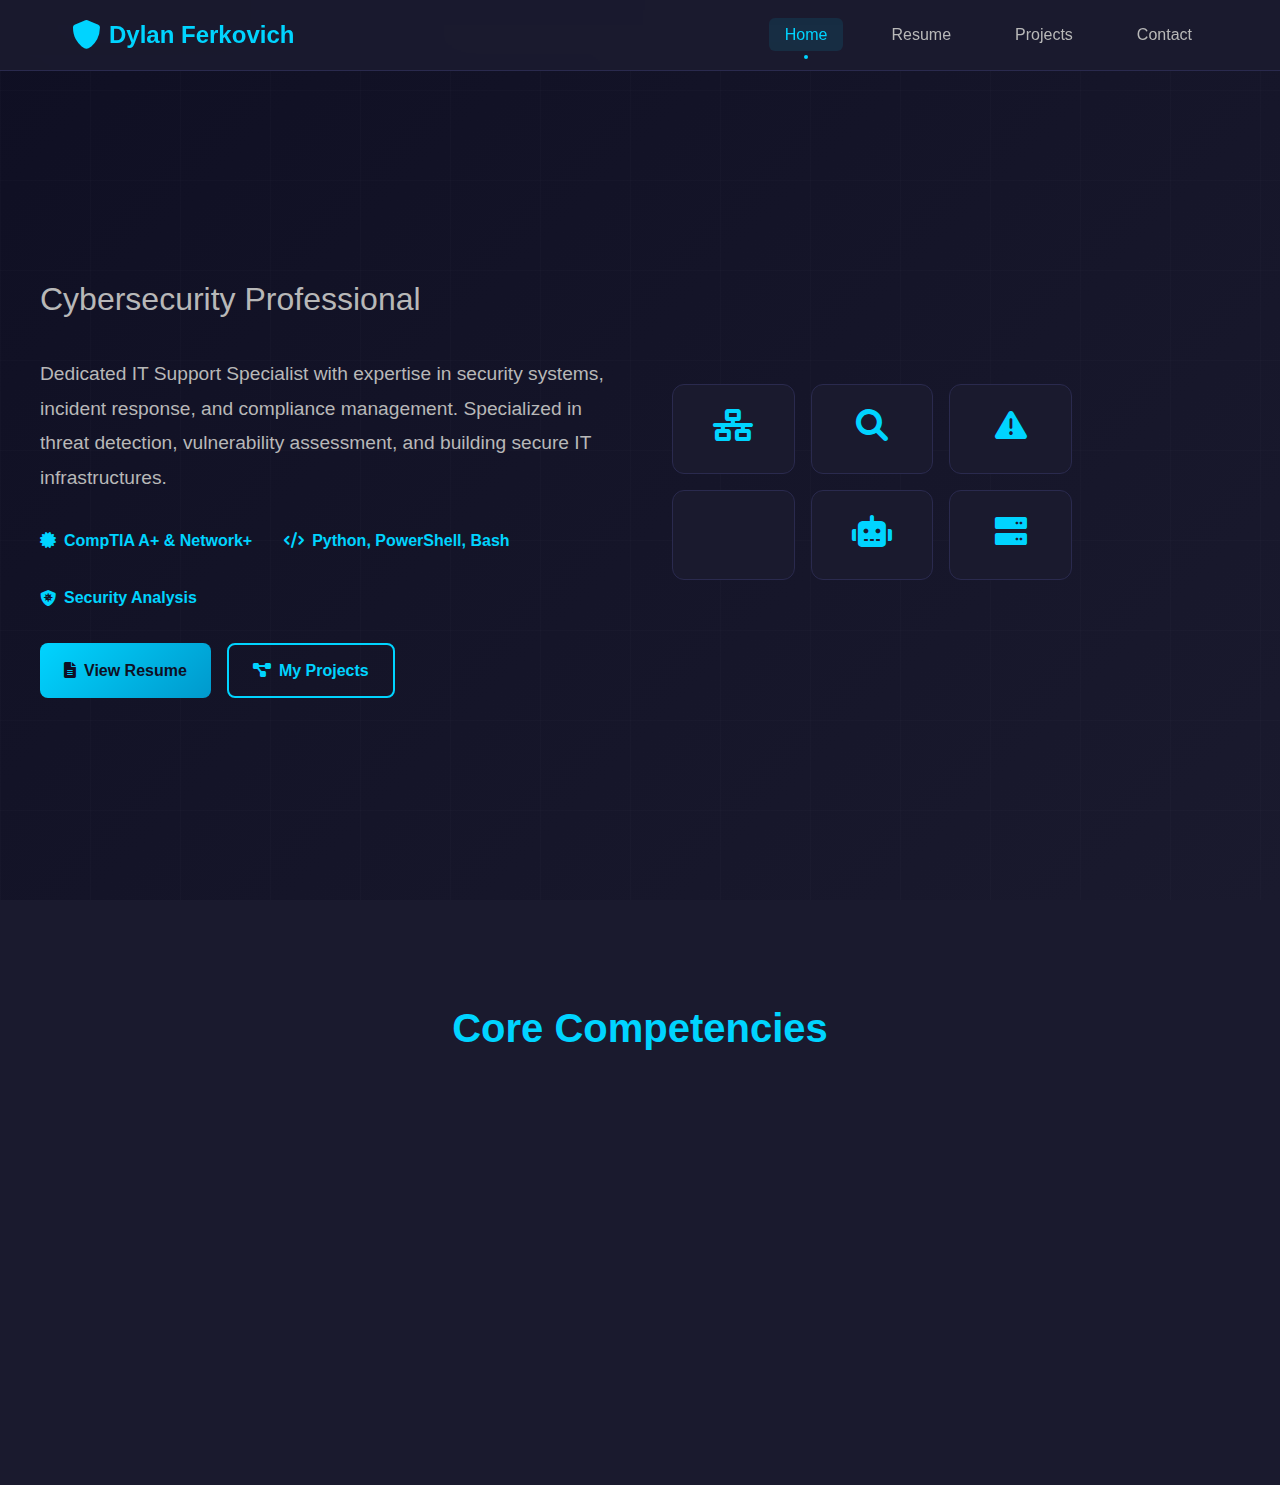
<file: index.html>
<!DOCTYPE html>
<html lang="en">
<head>
    <meta charset="UTF-8">
    <meta name="viewport" content="width=device-width, initial-scale=1.0">
    <title>Dylan Ferkovich - Cybersecurity Professional</title>
    <link rel="stylesheet" href="styles.css">
    <link href="https://cdnjs.cloudflare.com/ajax/libs/font-awesome/6.0.0/css/all.min.css" rel="stylesheet">
</head>
<body>
    <nav class="navbar">
        <div class="nav-container">
            <div class="nav-logo">
                <i class="fas fa-shield-alt"></i>
                <span>Dylan Ferkovich</span>
            </div>
            <ul class="nav-menu">
                <li><a href="index.html" class="active">Home</a></li>
                <li><a href="resume.html">Resume</a></li>
                <li><a href="projects.html">Projects</a></li>
                <li><a href="contact.html">Contact</a></li>
            </ul>
            <div class="hamburger">
                <span></span>
                <span></span>
                <span></span>
            </div>
        </div>
    </nav>

    <main class="hero-section">
        <div class="hero-content">
            <div class="hero-text">
                <h1 class="hero-title">
                    <span class="name">Dylan Ferkovich</span>
                    <span class="title">Cybersecurity Professional</span>
                </h1>
                <p class="hero-description">
                    Dedicated IT Support Specialist with expertise in security systems, incident response, 
                    and compliance management. Specialized in threat detection, vulnerability assessment, 
                    and building secure IT infrastructures.
                </p>
                <div class="hero-stats">
                    <div class="stat">
                        <i class="fas fa-certificate"></i>
                        <span>CompTIA A+ & Network+</span>
                    </div>
                    <div class="stat">
                        <i class="fas fa-code"></i>
                        <span>Python, PowerShell, Bash</span>
                    </div>
                    <div class="stat">
                        <i class="fas fa-shield-virus"></i>
                        <span>Security Analysis</span>
                    </div>
                </div>
                <div class="hero-buttons">
                    <a href="resume.html" class="btn btn-primary">
                        <i class="fas fa-file-alt"></i>
                        View Resume
                    </a>
                    <a href="projects.html" class="btn btn-secondary">
                        <i class="fas fa-project-diagram"></i>
                        My Projects
                    </a>
                </div>
            </div>
            <div class="hero-visual">
                <div class="security-grid">
                    <div class="grid-item" data-skill="Network Security">
                        <i class="fas fa-network-wired"></i>
                    </div>
                    <div class="grid-item" data-skill="Threat Detection">
                        <i class="fas fa-search"></i>
                    </div>
                    <div class="grid-item" data-skill="Incident Response">
                        <i class="fas fa-exclamation-triangle"></i>
                    </div>
                    <div class="grid-item" data-skill="Compliance">
                        <i class="fas fa-check-shield"></i>
                    </div>
                    <div class="grid-item" data-skill="Automation">
                        <i class="fas fa-robot"></i>
                    </div>
                    <div class="grid-item" data-skill="System Security">
                        <i class="fas fa-server"></i>
                    </div>
                </div>
            </div>
        </div>
    </main>

    <section class="skills-preview">
        <div class="container">
            <h2>Core Competencies</h2>
            <div class="skills-grid">
                <div class="skill-category">
                    <h3><i class="fas fa-shield-alt"></i> Security</h3>
                    <ul>
                        <li>Threat Detection & Analysis</li>
                        <li>Vulnerability Assessment</li>
                        <li>Incident Response</li>
                        <li>Security Monitoring</li>
                    </ul>
                </div>
                <div class="skill-category">
                    <h3><i class="fas fa-tools"></i> Technical</h3>
                    <ul>
                        <li>Python Automation</li>
                        <li>PowerShell Scripting</li>
                        <li>Linux Administration</li>
                        <li>Network Configuration</li>
                    </ul>
                </div>
                <div class="skill-category">
                    <h3><i class="fas fa-balance-scale"></i> Compliance</h3>
                    <ul>
                        <li>FCRA Standards</li>
                        <li>GDPR Compliance</li>
                        <li>Data Integrity</li>
                        <li>Security Protocols</li>
                    </ul>
                </div>
            </div>
        </div>
    </section>


    <script src="script.js"></script>
</body>
</html>
</file>
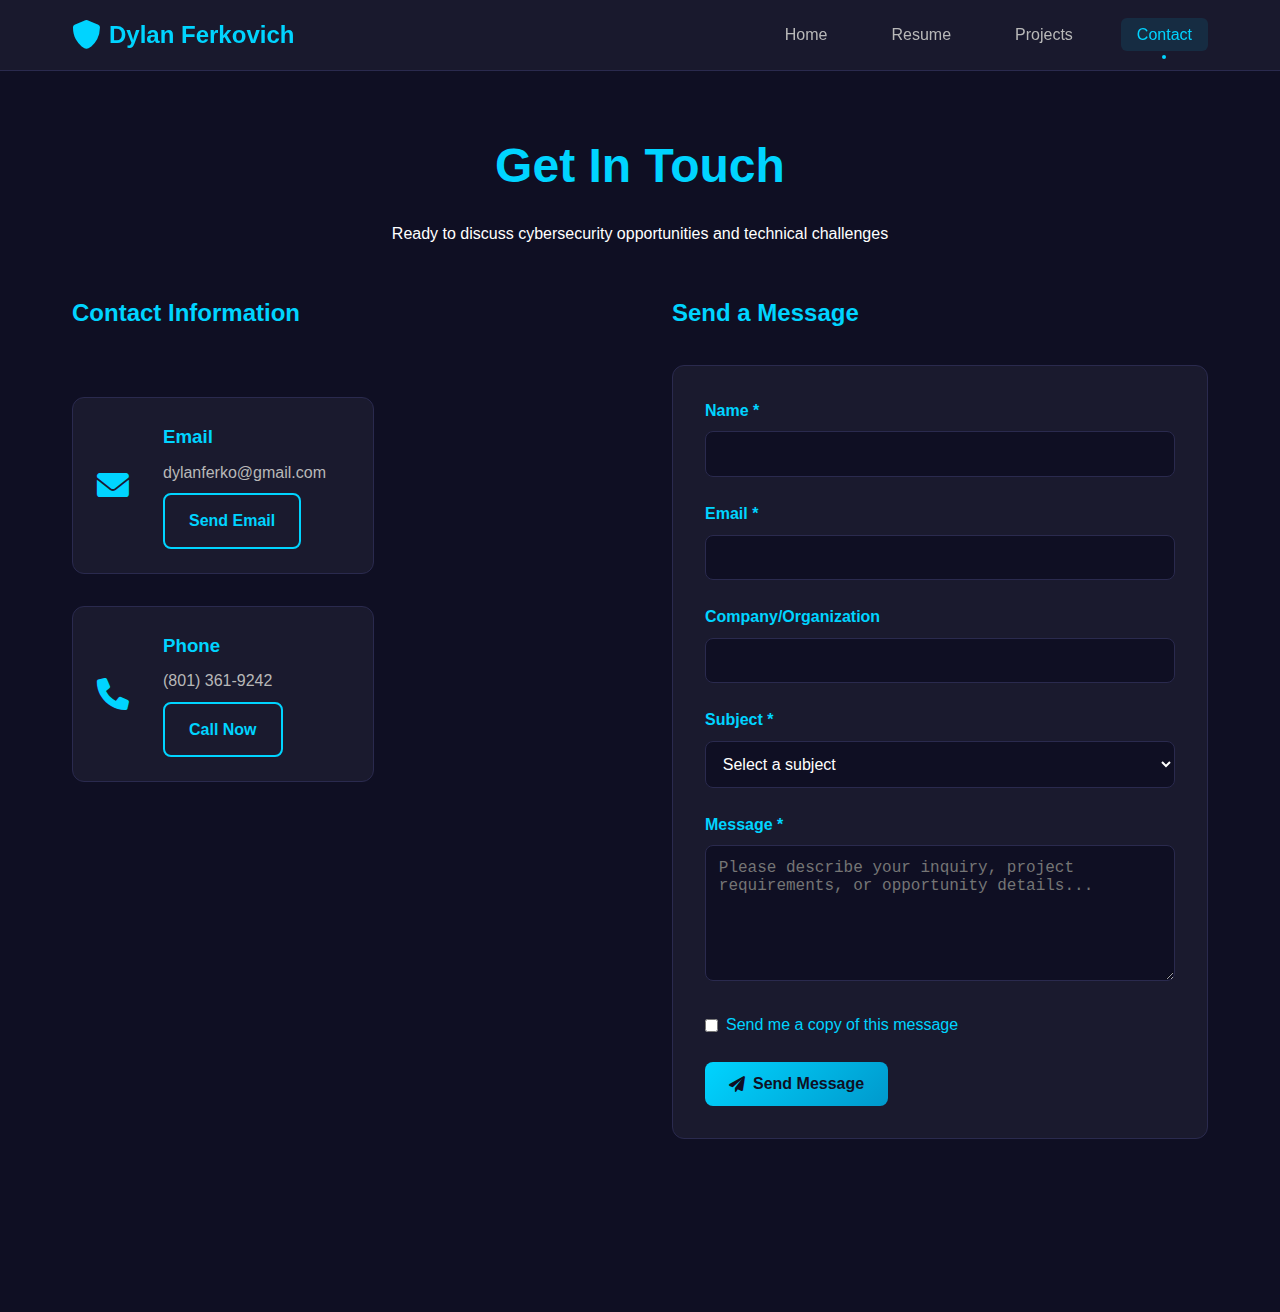
<file: contact.html>
<!DOCTYPE html>
<html lang="en">
<head>
    <meta charset="UTF-8">
    <meta name="viewport" content="width=device-width, initial-scale=1.0">
    <title>Contact - Dylan Ferkovich</title>
    <link rel="stylesheet" href="styles.css">
    <link href="https://cdnjs.cloudflare.com/ajax/libs/font-awesome/6.0.0/css/all.min.css" rel="stylesheet">
</head>
<body>
    <nav class="navbar">
        <div class="nav-container">
            <div class="nav-logo">
                <i class="fas fa-shield-alt"></i>
                <span>Dylan Ferkovich</span>
            </div>
            <ul class="nav-menu">
                <li><a href="index.html">Home</a></li>
                <li><a href="resume.html">Resume</a></li>
                <li><a href="projects.html">Projects</a></li>
                <li><a href="contact.html" class="active">Contact</a></li>
            </ul>
            <div class="hamburger">
                <span></span>
                <span></span>
                <span></span>
            </div>
        </div>
    </nav>

    <div class="contact-container">
        <header class="contact-header">
            <h1>Get In Touch</h1>
            <p>Ready to discuss cybersecurity opportunities and technical challenges</p>
        </header>

        <div class="contact-content">
            <div class="contact-info">
                <h2>Contact Information</h2>
                <div class="contact-methods">
                    <div class="contact-method">
                        <i class="fas fa-envelope"></i>
                        <div>
                            <h3>Email</h3>
                            <p>dylanferko@gmail.com</p>
                            <a href="mailto:dylanferko@gmail.com" class="btn btn-secondary">Send Email</a>
                        </div>
                    </div>
                    <div class="contact-method">
                        <i class="fas fa-phone"></i>
                        <div>
                            <h3>Phone</h3>
                            <p>(801) 361-9242</p>
                            <a href="tel:+18013619242" class="btn btn-secondary">Call Now</a>
                        </div>
                    </div>
                    <div class="contact-method">
                        <i class="fab fa-linkedin"></i>
                        <div>
                            <h3>LinkedIn</h3>
                            <p>Connect professionally</p>
                            <a href="#" class="btn btn-secondary">Connect</a>
                        </div>
                    </div>
                    <div class="contact-method">
                        <i class="fab fa-github"></i>
                        <div>
                            <h3>GitHub</h3>
                            <p>View my code repositories</p>
                            <a href="#" class="btn btn-secondary">View Profile</a>
                        </div>
                    </div>
                </div>

            </div>

            <div class="contact-form-section">
                <h2>Send a Message</h2>
                <form class="contact-form" id="contactForm">
                    <div class="form-group">
                        <label for="name">Name *</label>
                        <input type="text" id="name" name="name" required>
                    </div>
                    <div class="form-group">
                        <label for="email">Email *</label>
                        <input type="email" id="email" name="email" required>
                    </div>
                    <div class="form-group">
                        <label for="company">Company/Organization</label>
                        <input type="text" id="company" name="company">
                    </div>
                    <div class="form-group">
                        <label for="subject">Subject *</label>
                        <select id="subject" name="subject" required>
                            <option value="">Select a subject</option>
                            <option value="job-opportunity">Job Opportunity</option>
                            <option value="consultation">Consultation Request</option>
                            <option value="collaboration">Project Collaboration</option>
                            <option value="general">General Inquiry</option>
                        </select>
                    </div>
                    <div class="form-group">
                        <label for="message">Message *</label>
                        <textarea id="message" name="message" rows="6" required placeholder="Please describe your inquiry, project requirements, or opportunity details..."></textarea>
                    </div>
                    <div class="form-group checkbox-group">
                        <input type="checkbox" id="copy" name="copy">
                        <label for="copy">Send me a copy of this message</label>
                    </div>
                    <button type="submit" class="btn btn-primary">
                        <i class="fas fa-paper-plane"></i>
                        Send Message
                    </button>
                </form>
            </div>
        </div>

    </div>


    <script src="script.js"></script>
</body>
</html>
</file>
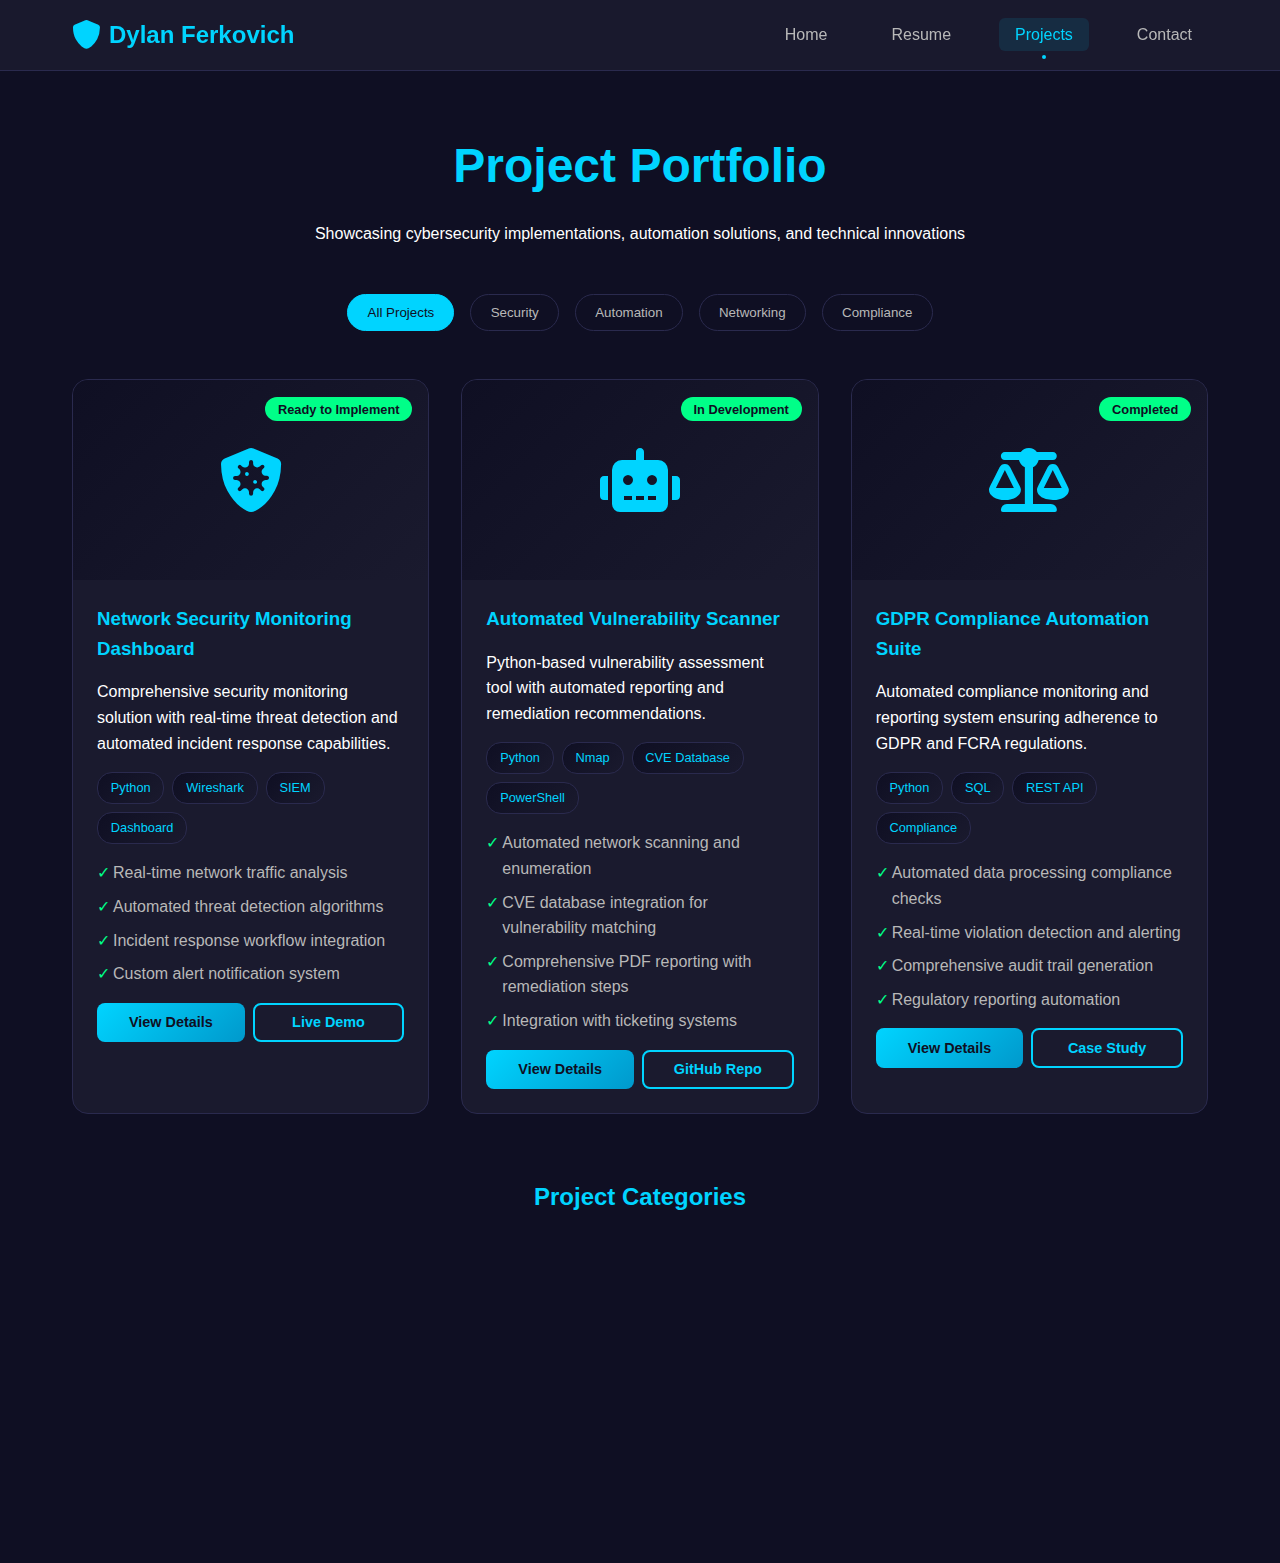
<file: projects.html>
<!DOCTYPE html>
<html lang="en">
<head>
    <meta charset="UTF-8">
    <meta name="viewport" content="width=device-width, initial-scale=1.0">
    <title>Projects - Dylan Ferkovich</title>
    <link rel="stylesheet" href="styles.css">
    <link href="https://cdnjs.cloudflare.com/ajax/libs/font-awesome/6.0.0/css/all.min.css" rel="stylesheet">
</head>
<body>
    <nav class="navbar">
        <div class="nav-container">
            <div class="nav-logo">
                <i class="fas fa-shield-alt"></i>
                <span>Dylan Ferkovich</span>
            </div>
            <ul class="nav-menu">
                <li><a href="index.html">Home</a></li>
                <li><a href="resume.html">Resume</a></li>
                <li><a href="projects.html" class="active">Projects</a></li>
                <li><a href="contact.html">Contact</a></li>
            </ul>
            <div class="hamburger">
                <span></span>
                <span></span>
                <span></span>
            </div>
        </div>
    </nav>

    <div class="projects-container">
        <header class="projects-header">
            <h1>Project Portfolio</h1>
            <p>Showcasing cybersecurity implementations, automation solutions, and technical innovations</p>
        </header>

        <div class="projects-filter">
            <button class="filter-btn active" data-filter="all">All Projects</button>
            <button class="filter-btn" data-filter="security">Security</button>
            <button class="filter-btn" data-filter="automation">Automation</button>
            <button class="filter-btn" data-filter="networking">Networking</button>
            <button class="filter-btn" data-filter="compliance">Compliance</button>
        </div>

        <div class="projects-grid">
            <!-- Project Template - Security Focus -->
            <div class="project-card" data-category="security">
                <div class="project-image">
                    <i class="fas fa-shield-virus project-icon"></i>
                    <div class="project-overlay">
                        <span class="project-status">Ready to Implement</span>
                    </div>
                </div>
                <div class="project-content">
                    <h3>Network Security Monitoring Dashboard</h3>
                    <p>Comprehensive security monitoring solution with real-time threat detection and automated incident response capabilities.</p>
                    <div class="project-tech">
                        <span class="tech-tag">Python</span>
                        <span class="tech-tag">Wireshark</span>
                        <span class="tech-tag">SIEM</span>
                        <span class="tech-tag">Dashboard</span>
                    </div>
                    <div class="project-features">
                        <ul>
                            <li>Real-time network traffic analysis</li>
                            <li>Automated threat detection algorithms</li>
                            <li>Incident response workflow integration</li>
                            <li>Custom alert notification system</li>
                        </ul>
                    </div>
                    <div class="project-actions">
                        <button class="btn btn-primary">View Details</button>
                        <button class="btn btn-secondary">Live Demo</button>
                    </div>
                </div>
            </div>

            <!-- Project Template - Automation Focus -->
            <div class="project-card" data-category="automation">
                <div class="project-image">
                    <i class="fas fa-robot project-icon"></i>
                    <div class="project-overlay">
                        <span class="project-status">In Development</span>
                    </div>
                </div>
                <div class="project-content">
                    <h3>Automated Vulnerability Scanner</h3>
                    <p>Python-based vulnerability assessment tool with automated reporting and remediation recommendations.</p>
                    <div class="project-tech">
                        <span class="tech-tag">Python</span>
                        <span class="tech-tag">Nmap</span>
                        <span class="tech-tag">CVE Database</span>
                        <span class="tech-tag">PowerShell</span>
                    </div>
                    <div class="project-features">
                        <ul>
                            <li>Automated network scanning and enumeration</li>
                            <li>CVE database integration for vulnerability matching</li>
                            <li>Comprehensive PDF reporting with remediation steps</li>
                            <li>Integration with ticketing systems</li>
                        </ul>
                    </div>
                    <div class="project-actions">
                        <button class="btn btn-primary">View Details</button>
                        <button class="btn btn-secondary">GitHub Repo</button>
                    </div>
                </div>
            </div>

            <!-- Project Template - Compliance Focus -->
            <div class="project-card" data-category="compliance">
                <div class="project-image">
                    <i class="fas fa-balance-scale project-icon"></i>
                    <div class="project-overlay">
                        <span class="project-status">Completed</span>
                    </div>
                </div>
                <div class="project-content">
                    <h3>GDPR Compliance Automation Suite</h3>
                    <p>Automated compliance monitoring and reporting system ensuring adherence to GDPR and FCRA regulations.</p>
                    <div class="project-tech">
                        <span class="tech-tag">Python</span>
                        <span class="tech-tag">SQL</span>
                        <span class="tech-tag">REST API</span>
                        <span class="tech-tag">Compliance</span>
                    </div>
                    <div class="project-features">
                        <ul>
                            <li>Automated data processing compliance checks</li>
                            <li>Real-time violation detection and alerting</li>
                            <li>Comprehensive audit trail generation</li>
                            <li>Regulatory reporting automation</li>
                        </ul>
                    </div>
                    <div class="project-actions">
                        <button class="btn btn-primary">View Details</button>
                        <button class="btn btn-secondary">Case Study</button>
                    </div>
                </div>
            </div>

        </div>

        <section class="project-categories">
            <h2>Project Categories</h2>
            <div class="categories-grid">
                <div class="category-item">
                    <i class="fas fa-shield-alt"></i>
                    <h3>Security Implementation</h3>
                    <p>Network security, threat detection, and incident response systems</p>
                </div>
                <div class="category-item">
                    <i class="fas fa-cogs"></i>
                    <h3>Process Automation</h3>
                    <p>Python scripts, PowerShell automation, and workflow optimization</p>
                </div>
                <div class="category-item">
                    <i class="fas fa-search"></i>
                    <h3>Security Analysis</h3>
                    <p>Vulnerability assessments, penetration testing, and security audits</p>
                </div>
                <div class="category-item">
                    <i class="fas fa-clipboard-check"></i>
                    <h3>Compliance Solutions</h3>
                    <p>GDPR, FCRA, and regulatory compliance automation systems</p>
                </div>
            </div>
        </section>

    </div>


    <script src="script.js"></script>
</body>
</html>
</file>
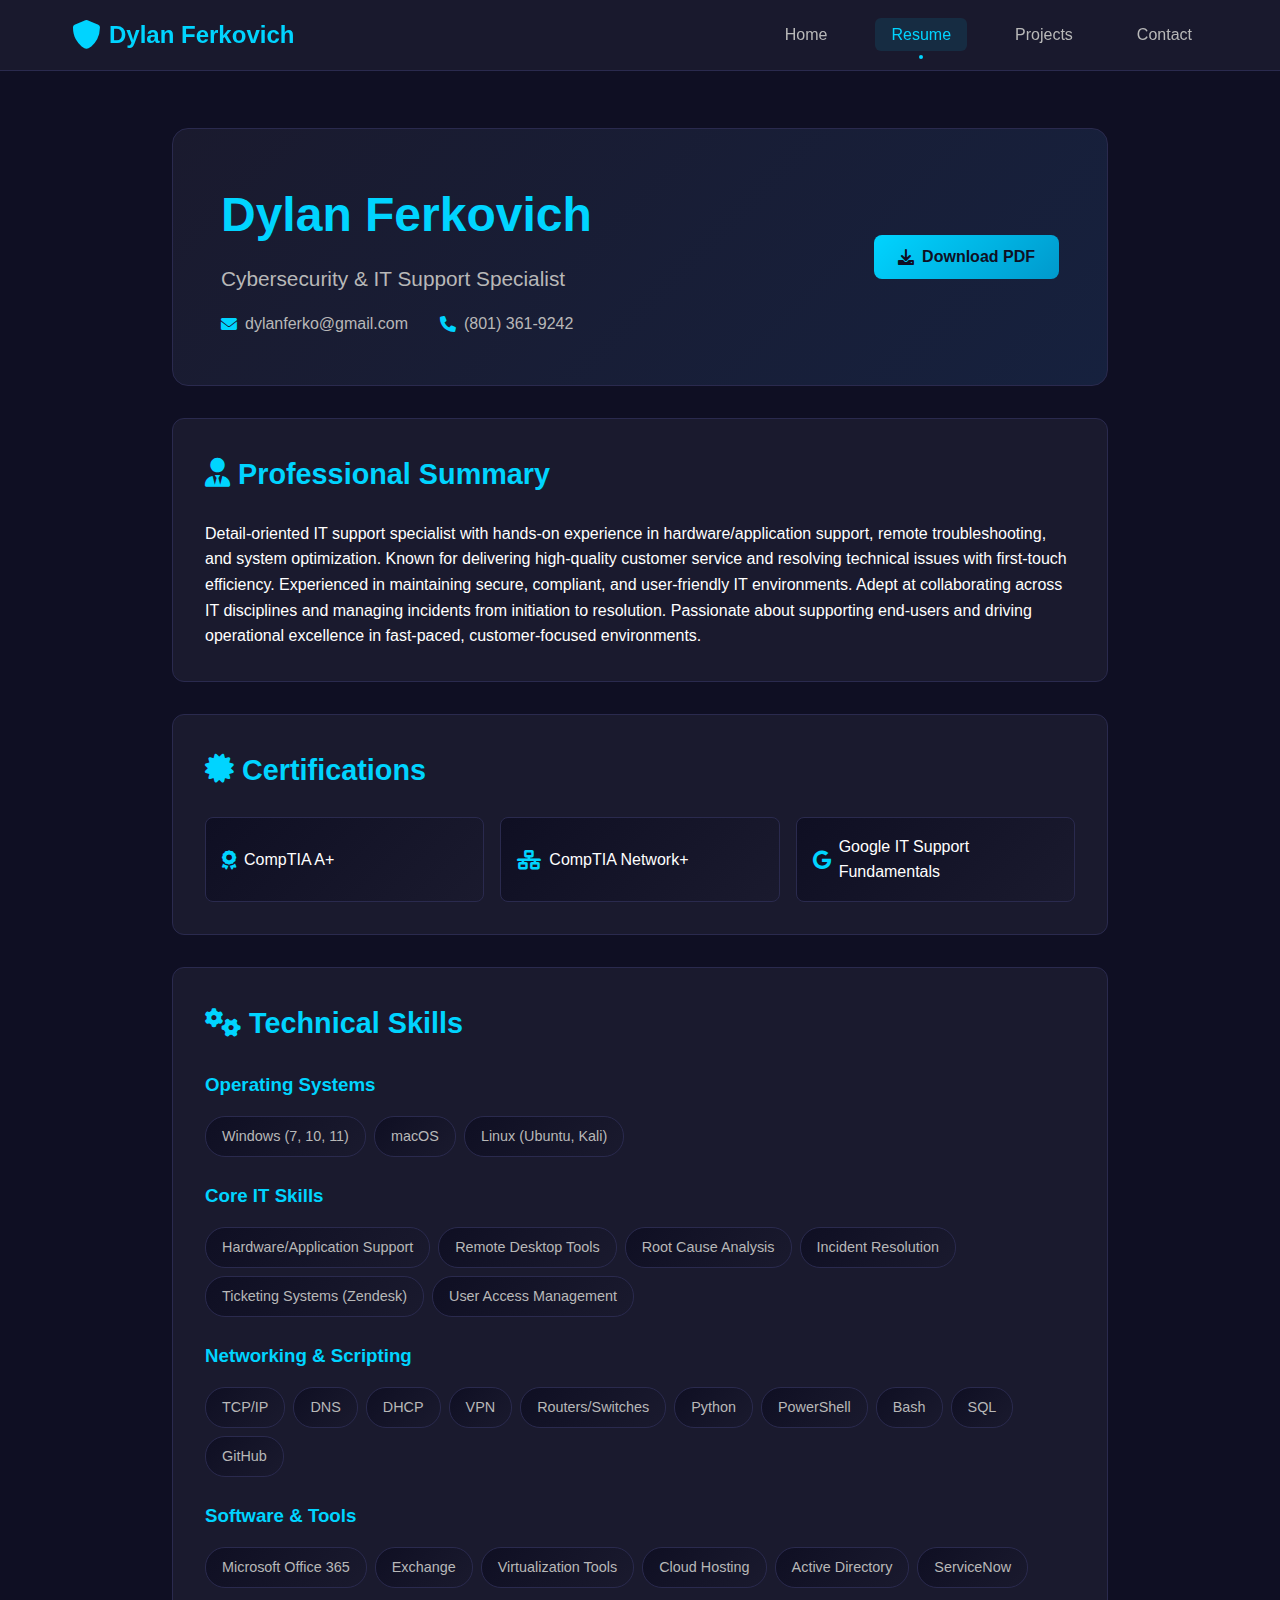
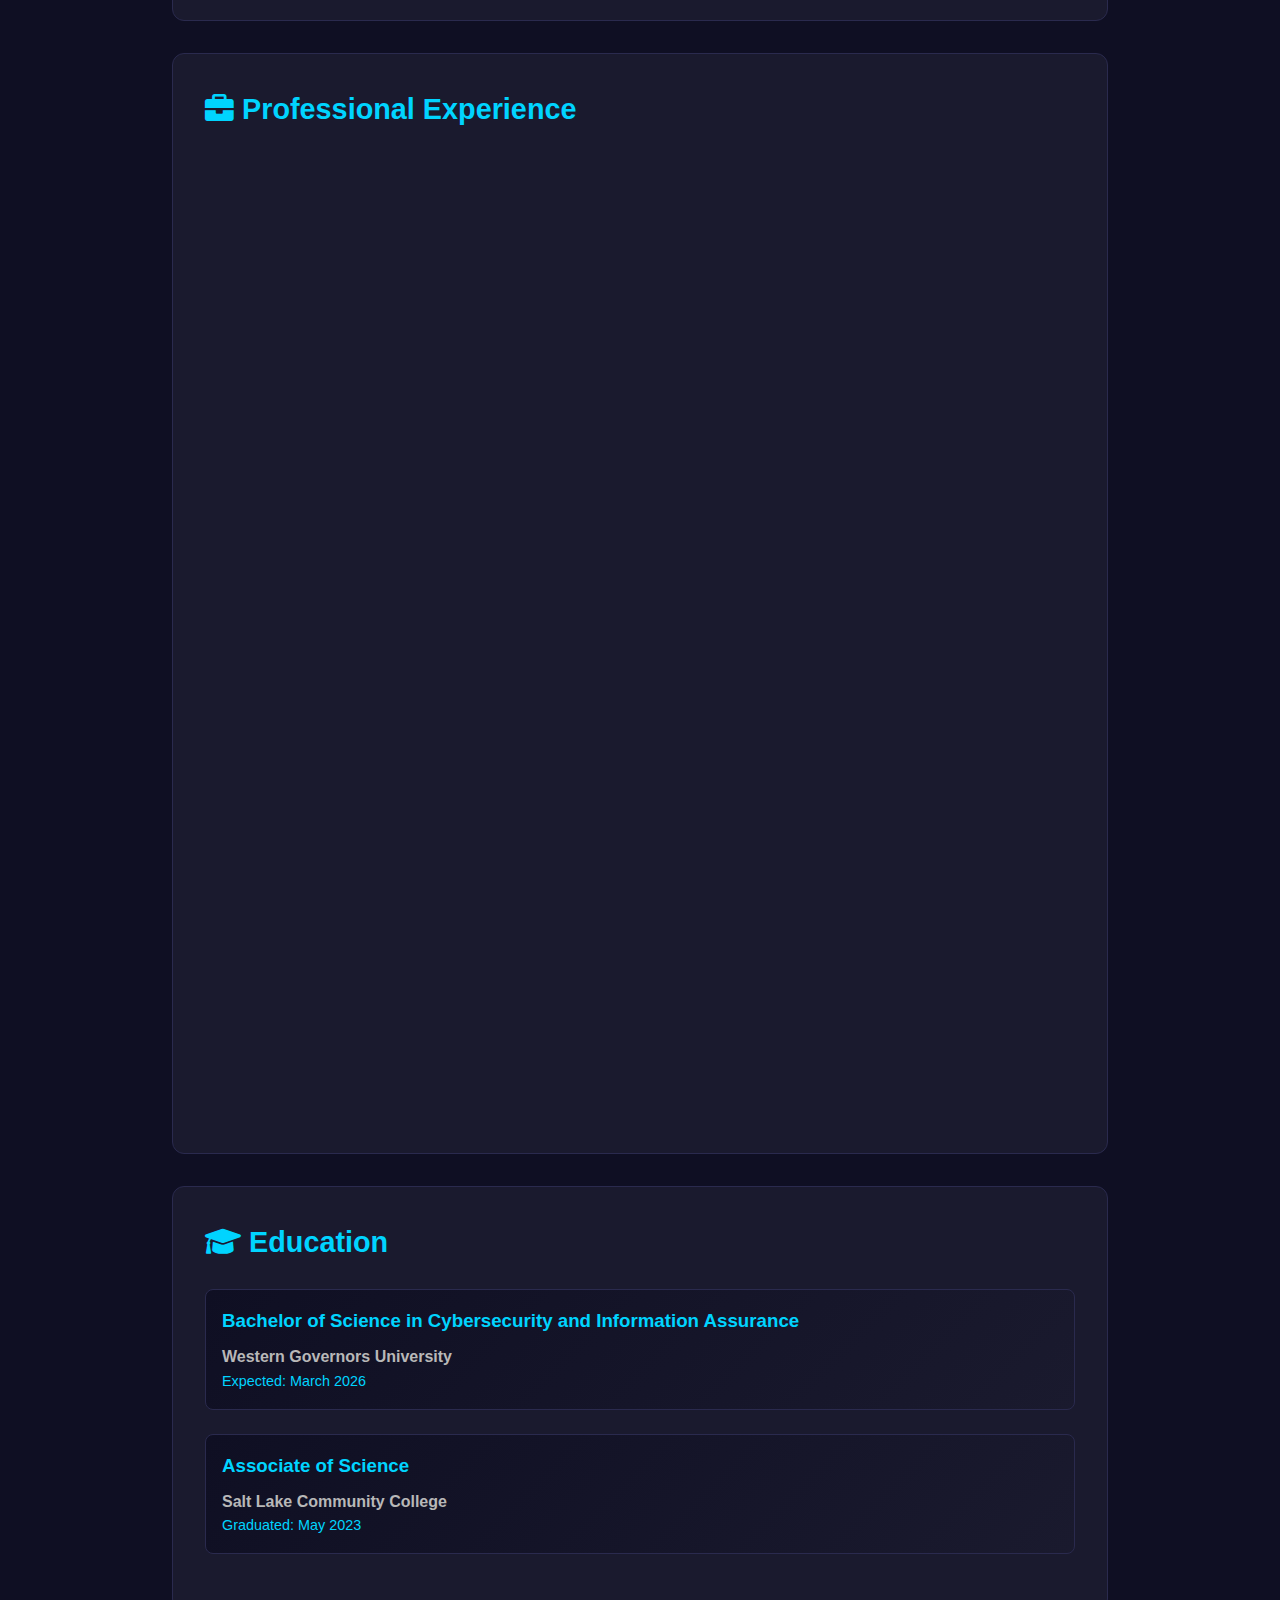
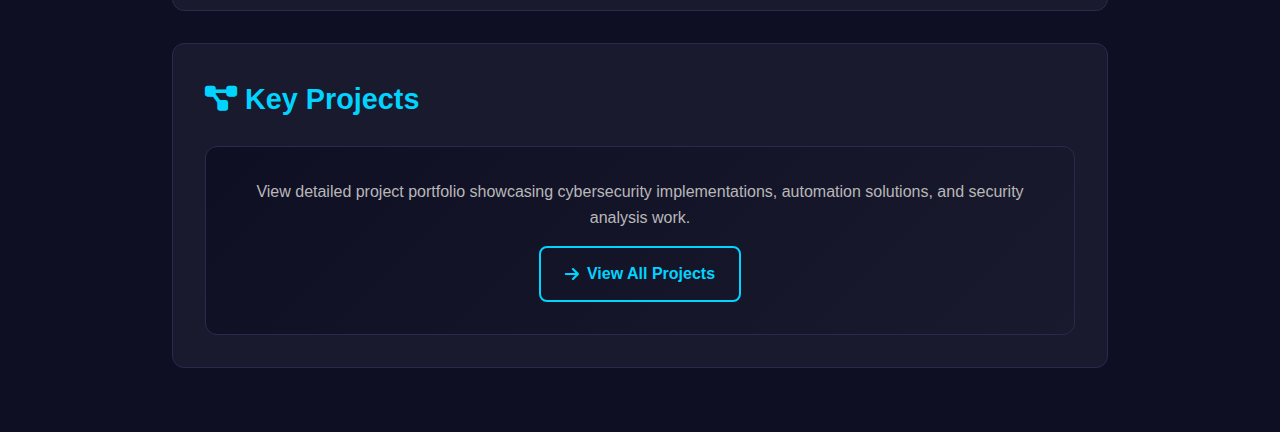
<file: resume.html>
<!DOCTYPE html>
<html lang="en">
<head>
    <meta charset="UTF-8">
    <meta name="viewport" content="width=device-width, initial-scale=1.0">
    <title>Resume - Dylan Ferkovich</title>
    <link rel="stylesheet" href="styles.css">
    <link href="https://cdnjs.cloudflare.com/ajax/libs/font-awesome/6.0.0/css/all.min.css" rel="stylesheet">
</head>
<body>
    <nav class="navbar">
        <div class="nav-container">
            <div class="nav-logo">
                <i class="fas fa-shield-alt"></i>
                <span>Dylan Ferkovich</span>
            </div>
            <ul class="nav-menu">
                <li><a href="index.html">Home</a></li>
                <li><a href="resume.html" class="active">Resume</a></li>
                <li><a href="projects.html">Projects</a></li>
                <li><a href="contact.html">Contact</a></li>
            </ul>
            <div class="hamburger">
                <span></span>
                <span></span>
                <span></span>
            </div>
        </div>
    </nav>

    <div class="resume-container">
        <header class="resume-header">
            <div class="personal-info">
                <h1>Dylan Ferkovich</h1>
                <p class="professional-title">Cybersecurity & IT Support Specialist</p>
                <div class="contact-info">
                    <span><i class="fas fa-envelope"></i> dylanferko@gmail.com</span>
                    <span><i class="fas fa-phone"></i> (801) 361-9242</span>
                </div>
            </div>
            <div class="download-btn">
                <button onclick="window.print()" class="btn btn-primary">
                    <i class="fas fa-download"></i> Download PDF
                </button>
            </div>
        </header>

        <section class="resume-section">
            <h2><i class="fas fa-user-tie"></i> Professional Summary</h2>
            <p>Detail-oriented IT support specialist with hands-on experience in hardware/application support, remote troubleshooting, and system optimization. Known for delivering high-quality customer service and resolving technical issues with first-touch efficiency. Experienced in maintaining secure, compliant, and user-friendly IT environments. Adept at collaborating across IT disciplines and managing incidents from initiation to resolution. Passionate about supporting end-users and driving operational excellence in fast-paced, customer-focused environments.</p>
        </section>

        <section class="resume-section">
            <h2><i class="fas fa-certificate"></i> Certifications</h2>
            <div class="certifications-grid">
                <div class="cert-item">
                    <i class="fas fa-award"></i>
                    <span>CompTIA A+</span>
                </div>
                <div class="cert-item">
                    <i class="fas fa-network-wired"></i>
                    <span>CompTIA Network+</span>
                </div>
                <div class="cert-item">
                    <i class="fab fa-google"></i>
                    <span>Google IT Support Fundamentals</span>
                </div>
            </div>
        </section>

        <section class="resume-section">
            <h2><i class="fas fa-cogs"></i> Technical Skills</h2>
            <div class="skills-container">
                <div class="skill-group">
                    <h3>Operating Systems</h3>
                    <div class="skill-tags">
                        <span class="skill-tag">Windows (7, 10, 11)</span>
                        <span class="skill-tag">macOS</span>
                        <span class="skill-tag">Linux (Ubuntu, Kali)</span>
                    </div>
                </div>
                <div class="skill-group">
                    <h3>Core IT Skills</h3>
                    <div class="skill-tags">
                        <span class="skill-tag">Hardware/Application Support</span>
                        <span class="skill-tag">Remote Desktop Tools</span>
                        <span class="skill-tag">Root Cause Analysis</span>
                        <span class="skill-tag">Incident Resolution</span>
                        <span class="skill-tag">Ticketing Systems (Zendesk)</span>
                        <span class="skill-tag">User Access Management</span>
                    </div>
                </div>
                <div class="skill-group">
                    <h3>Networking & Scripting</h3>
                    <div class="skill-tags">
                        <span class="skill-tag">TCP/IP</span>
                        <span class="skill-tag">DNS</span>
                        <span class="skill-tag">DHCP</span>
                        <span class="skill-tag">VPN</span>
                        <span class="skill-tag">Routers/Switches</span>
                        <span class="skill-tag">Python</span>
                        <span class="skill-tag">PowerShell</span>
                        <span class="skill-tag">Bash</span>
                        <span class="skill-tag">SQL</span>
                        <span class="skill-tag">GitHub</span>
                    </div>
                </div>
                <div class="skill-group">
                    <h3>Software & Tools</h3>
                    <div class="skill-tags">
                        <span class="skill-tag">Microsoft Office 365</span>
                        <span class="skill-tag">Exchange</span>
                        <span class="skill-tag">Virtualization Tools</span>
                        <span class="skill-tag">Cloud Hosting</span>
                        <span class="skill-tag">Active Directory</span>
                        <span class="skill-tag">ServiceNow</span>
                    </div>
                </div>
            </div>
        </section>

        <section class="resume-section">
            <h2><i class="fas fa-briefcase"></i> Professional Experience</h2>
            
            <div class="experience-item">
                <div class="exp-header">
                    <h3>Security Analyst Intern</h3>
                    <span class="company">RainFocus</span>
                    <span class="duration">May 2025 – Present</span>
                </div>
                <ul class="achievements">
                    <li>Monitor enterprise security systems and implement threat detection protocols to identify and mitigate potential security breaches</li>
                    <li>Contribute to incident response efforts by analyzing security events and documenting remediation procedures</li>
                    <li>Conduct vulnerability assessments and collaborate on implementing security controls to strengthen organizational defense posture</li>
                    <li>Develop security awareness training materials and support compliance initiatives across the organization</li>
                </ul>
            </div>

            <div class="experience-item">
                <div class="exp-header">
                    <h3>IT Support & Compliance Specialist</h3>
                    <span class="company">SimpliVerified</span>
                    <span class="duration">Sept 2023 – May 2025</span>
                </div>
                <ul class="achievements">
                    <li>Delivered remote and onsite support for enterprise systems, including user access, hardware, and VoIP setup</li>
                    <li>Implemented workflow automations using Python, enhancing background check processing speed by 15%</li>
                    <li>Maintained high standards for first contact resolution, data integrity, security, and regulatory compliance (FCRA, GDPR)</li>
                    <li>Partnered with internal teams to resolve technical incidents and update knowledge base documentation</li>
                </ul>
            </div>

            <div class="experience-item">
                <div class="exp-header">
                    <h3>Credit Analyst</h3>
                    <span class="company">LendingClub</span>
                    <span class="duration">June 2022 – Aug 2023</span>
                </div>
                <ul class="achievements">
                    <li>Streamlined loan processing through software optimization and scripting to support financial operations</li>
                    <li>Facilitated secure data handling and implemented system enhancements for regulatory compliance</li>
                    <li>Worked with IT to troubleshoot access issues, conduct system maintenance, and assist with software deployments</li>
                </ul>
            </div>

            <div class="experience-item">
                <div class="exp-header">
                    <h3>Technical Support Engineer</h3>
                    <span class="company">Vivint Smart Home</span>
                    <span class="duration">June 2021 – Mar 2022</span>
                </div>
                <ul class="achievements">
                    <li>Delivered front-line support in a call center environment for hardware and mobile device & applications</li>
                    <li>Resolved complex technical issues using remote tools and escalated unresolved cases to engineering</li>
                    <li>Used Zendesk to track incidents, maintaining service documentation in line with company standards</li>
                    <li>Delivered technical customer service to external and internal clients</li>
                    <li>Monitored, maintained and supported the organization through Google Workspace and Microsoft 365 platforms</li>
                </ul>
            </div>
        </section>

        <section class="resume-section">
            <h2><i class="fas fa-graduation-cap"></i> Education</h2>
            <div class="education-item">
                <h3>Bachelor of Science in Cybersecurity and Information Assurance</h3>
                <p class="school">Western Governors University</p>
                <p class="graduation">Expected: March 2026</p>
            </div>
            <div class="education-item">
                <h3>Associate of Science</h3>
                <p class="school">Salt Lake Community College</p>
                <p class="graduation">Graduated: May 2023</p>
            </div>
        </section>

        <section class="resume-section">
            <h2><i class="fas fa-project-diagram"></i> Key Projects</h2>
            <div class="projects-preview">
                <p>View detailed project portfolio showcasing cybersecurity implementations, automation solutions, and security analysis work.</p>
                <a href="projects.html" class="btn btn-secondary">
                    <i class="fas fa-arrow-right"></i> View All Projects
                </a>
            </div>
        </section>
    </div>


    <script src="script.js"></script>
</body>
</html>
</file>
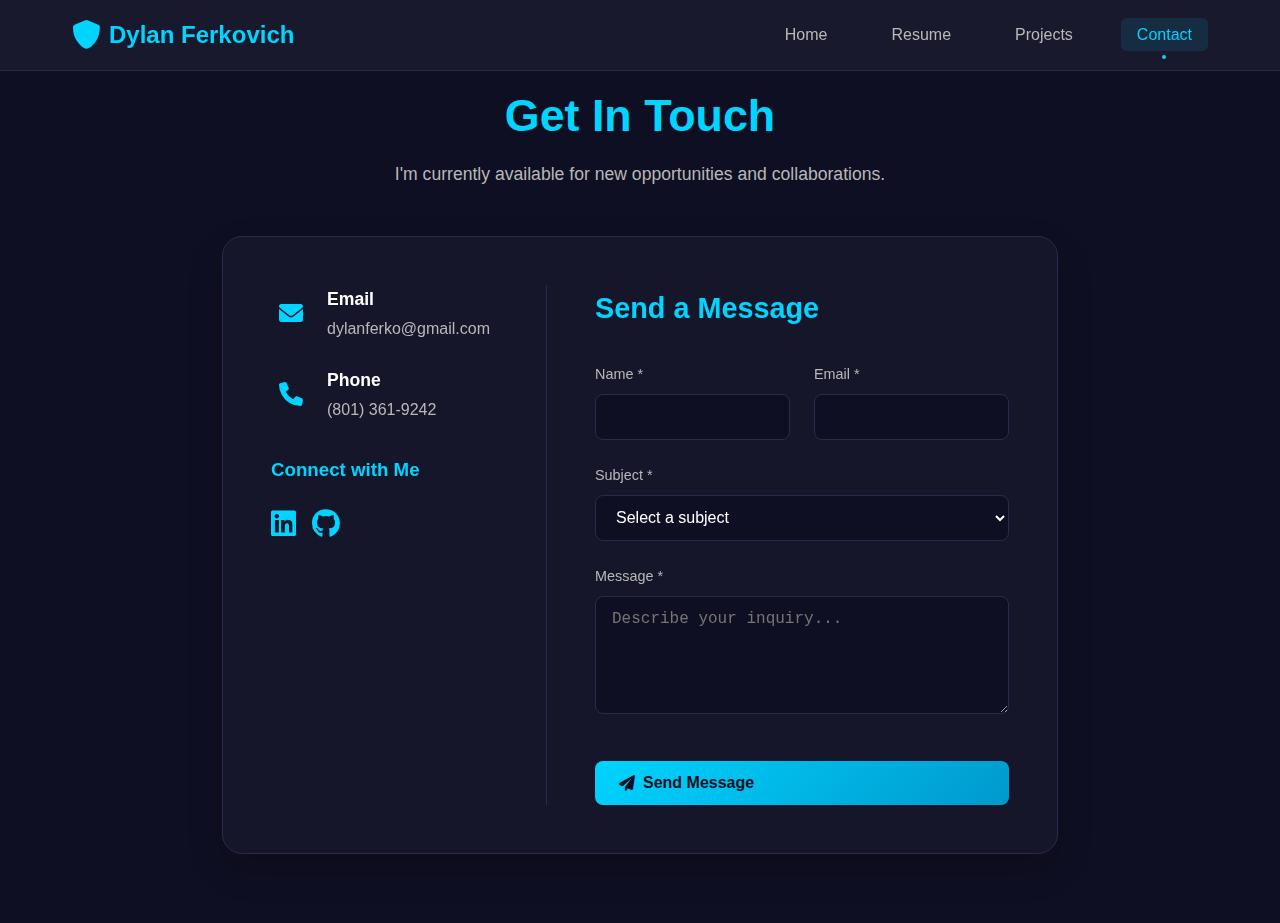
<file: pages/contact.html>
<!DOCTYPE html>
<html lang="en">
<head>
    <meta charset="UTF-8">
    <meta name="viewport" content="width=device-width, initial-scale=1.0">
    <title>Contact - Dylan Ferkovich</title>
    <link rel="icon" type="image/svg+xml" href="data:image/svg+xml,<svg xmlns='http://www.w3.org/2000/svg' viewBox='0 0 100 100'><circle cx='50' cy='50' r='45' fill='%2300d4ff'/><text x='50' y='65' text-anchor='middle' font-family='Arial Black' font-size='40' font-weight='bold' fill='white'>D</text></svg>">
    <link rel="stylesheet" href="../assets/css/styles.css">
    <link href="https://cdnjs.cloudflare.com/ajax/libs/font-awesome/6.0.0/css/all.min.css" rel="stylesheet">
</head>
<body>
    <nav class="navbar">
        <div class="nav-container">
            <div class="nav-logo">
                <i class="fas fa-shield-alt"></i>
                <span>Dylan Ferkovich</span>
            </div>
            <ul class="nav-menu">
                <li><a href="../index.html">Home</a></li>
                <li><a href="resume.html">Resume</a></li>
                <li><a href="projects.html">Projects</a></li>
                <li><a href="contact.html" class="active">Contact</a></li>
            </ul>
            <div class="hamburger">
                <span></span>
                <span></span>
                <span></span>
            </div>
        </div>
    </nav>

    <div class="contact-container">
        <header class="contact-header">
            <h1>Get In Touch</h1>
            <p>I'm currently available for new opportunities and collaborations.</p>
        </header>

        <div class="contact-card">
            <div class="contact-info">
                <div class="contact-details">
                    <div class="contact-method">
                        <i class="fas fa-envelope"></i>
                        <div>
                            <h3>Email</h3>
                            <a href="mailto:dylanferko@gmail.com">dylanferko@gmail.com</a>
                        </div>
                    </div>
                    <div class="contact-method">
                        <i class="fas fa-phone"></i>
                        <div>
                            <h3>Phone</h3>
                            <a href="tel:+18013619242">(801) 361-9242</a>
                        </div>
                    </div>
                </div>
                <div class="social-links">
                    <h3>Connect with Me</h3>
                    <div class="social-icons">
                        <a href="https://www.linkedin.com/in/dylan-ferkovich/" target="_blank" rel="noopener" class="social-icon"><i class="fab fa-linkedin"></i></a>
                        <a href="https://github.com/dylanferkovich" target="_blank" rel="noopener" class="social-icon"><i class="fab fa-github"></i></a>
                    </div>
                </div>
            </div>

            <div class="contact-form-section">
                <h2>Send a Message</h2>
                <form class="contact-form" id="contactForm">
                    <div class="form-row">
                        <div class="form-group">
                            <label for="name">Name *</label>
                            <input type="text" id="name" name="name" required>
                        </div>
                        <div class="form-group">
                            <label for="email">Email *</label>
                            <input type="email" id="email" name="email" required>
                        </div>
                    </div>
                    <div class="form-group">
                        <label for="subject">Subject *</label>
                        <select id="subject" name="subject" required>
                            <option value="">Select a subject</option>
                            <option value="job-opportunity">Job Opportunity</option>
                            <option value="consultation">Consultation Request</option>
                            <option value="collaboration">Project Collaboration</option>
                            <option value="general">General Inquiry</option>
                        </select>
                    </div>
                    <div class="form-group">
                        <label for="message">Message *</label>
                        <textarea id="message" name="message" rows="5" required placeholder="Describe your inquiry..."></textarea>
                    </div>
                    <button type="submit" class="btn btn-primary">
                        <i class="fas fa-paper-plane"></i>
                        Send Message
                    </button>
                </form>
            </div>
        </div>
    </div>


    <script src="../assets/js/script.js"></script>
</body>
</html>
</file>
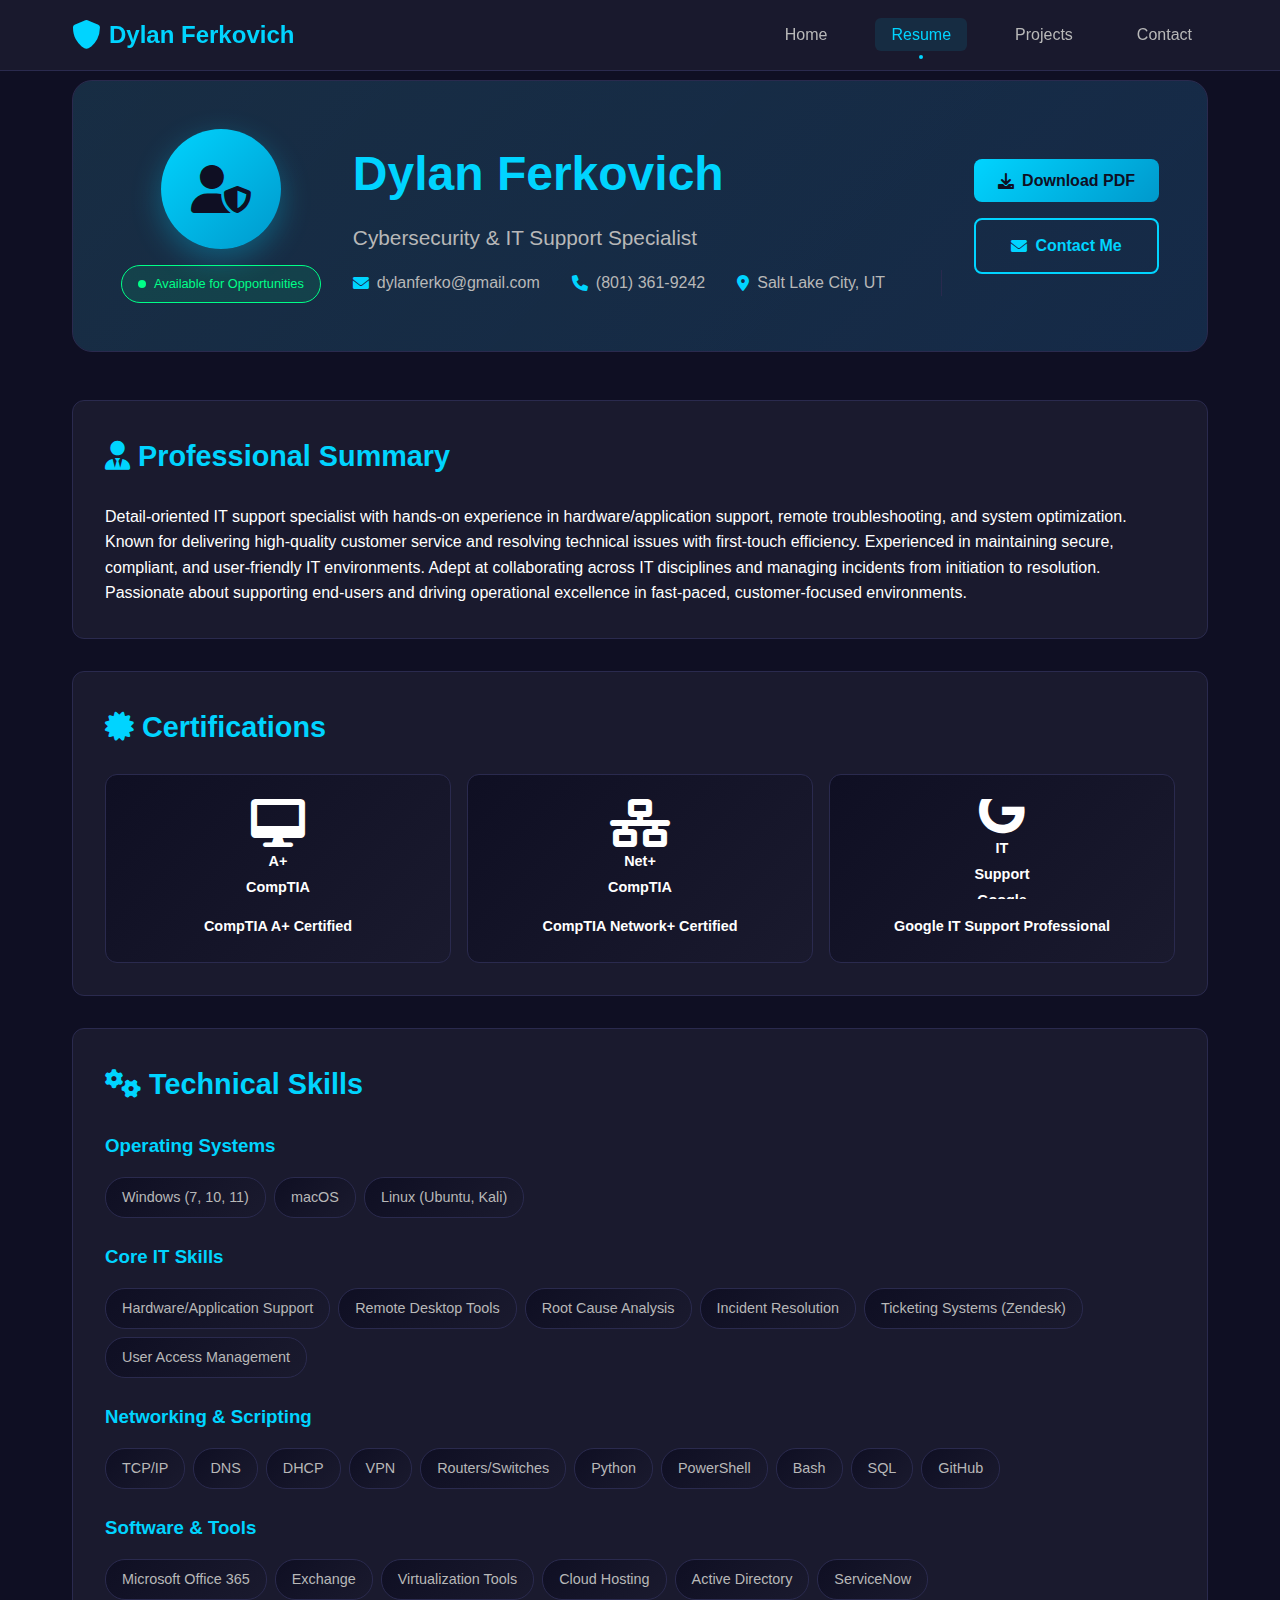
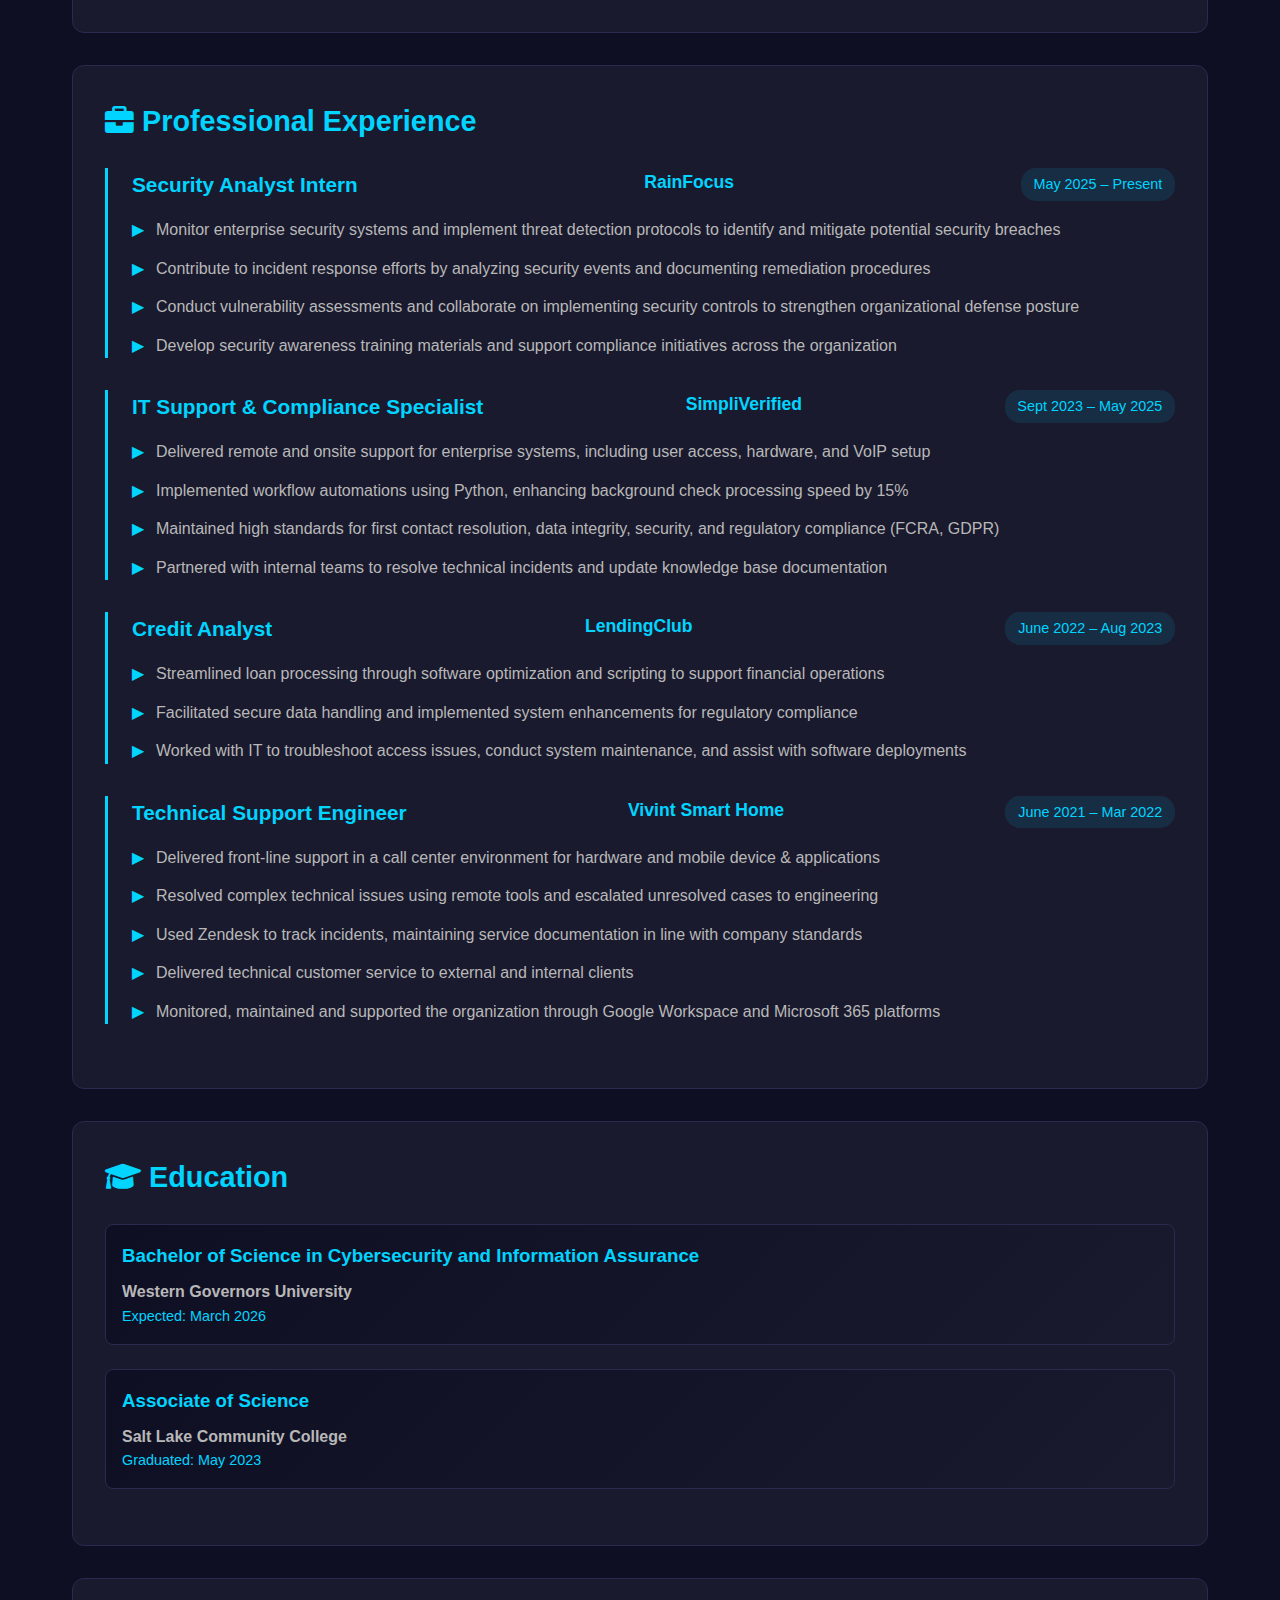
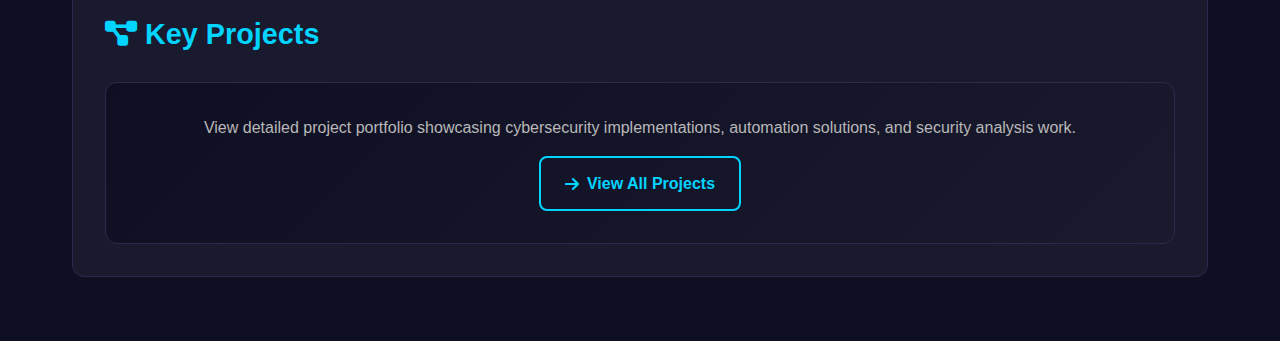
<file: pages/resume.html>
<!DOCTYPE html>
<html lang="en">
<head>
    <meta charset="UTF-8">
    <meta name="viewport" content="width=device-width, initial-scale=1.0">
    <title>Resume - Dylan Ferkovich</title>
    <link rel="icon" type="image/svg+xml" href="data:image/svg+xml,<svg xmlns='http://www.w3.org/2000/svg' viewBox='0 0 100 100'><circle cx='50' cy='50' r='45' fill='%2300d4ff'/><text x='50' y='65' text-anchor='middle' font-family='Arial Black' font-size='40' font-weight='bold' fill='white'>D</text></svg>">
    <link rel="stylesheet" href="../assets/css/styles.css">
    <link href="https://cdnjs.cloudflare.com/ajax/libs/font-awesome/6.0.0/css/all.min.css" rel="stylesheet">
</head>
<body>
    <nav class="navbar">
        <div class="nav-container">
            <div class="nav-logo">
                <i class="fas fa-shield-alt"></i>
                <span>Dylan Ferkovich</span>
            </div>
            <ul class="nav-menu">
                <li><a href="../index.html">Home</a></li>
                <li><a href="resume.html" class="active">Resume</a></li>
                <li><a href="projects.html">Projects</a></li>
                <li><a href="contact.html">Contact</a></li>
            </ul>
            <div class="hamburger">
                <span></span>
                <span></span>
                <span></span>
            </div>
        </div>
    </nav>

    <div class="resume-container">
        <header class="resume-header">
            <div class="resume-hero">
                <div class="hero-avatar">
                    <div class="avatar-circle">
                        <i class="fas fa-user-shield"></i>
                    </div>
                    <div class="status-indicator">
                        <span class="status-dot"></span>
                        <span>Available for Opportunities</span>
                    </div>
                </div>
                <div class="personal-info">
                    <h1>Dylan Ferkovich</h1>
                    <p class="professional-title">Cybersecurity & IT Support Specialist</p>
                    <div class="contact-info">
                        <span><i class="fas fa-envelope"></i> dylanferko@gmail.com</span>
                        <span><i class="fas fa-phone"></i> (801) 361-9242</span>
                        <span><i class="fas fa-map-marker-alt"></i> Salt Lake City, UT</span>
                    </div>
                </div>
                <div class="resume-actions">
                    <button onclick="window.print()" class="btn btn-primary">
                        <i class="fas fa-download"></i> Download PDF
                    </button>
                    <a href="contact.html" class="btn btn-secondary">
                        <i class="fas fa-envelope"></i> Contact Me
                    </a>
                </div>
            </div>
        </header>

        <section class="resume-section">
            <h2><i class="fas fa-user-tie"></i> Professional Summary</h2>
            <p>Detail-oriented IT support specialist with hands-on experience in hardware/application support, remote troubleshooting, and system optimization. Known for delivering high-quality customer service and resolving technical issues with first-touch efficiency. Experienced in maintaining secure, compliant, and user-friendly IT environments. Adept at collaborating across IT disciplines and managing incidents from initiation to resolution. Passionate about supporting end-users and driving operational excellence in fast-paced, customer-focused environments.</p>
        </section>

        <section class="resume-section">
            <h2><i class="fas fa-certificate"></i> Certifications</h2>
            <div class="certifications-grid">
                <div class="cert-item">
                    <div class="cert-logo comptia-a-plus">
                        <div class="cert-badge">
                            <div class="cert-icon">
                                <i class="fas fa-desktop"></i>
                            </div>
                            <div class="cert-text">
                                <span class="cert-name">A+</span>
                                <span class="cert-vendor">CompTIA</span>
                            </div>
                        </div>
                    </div>
                    <span>CompTIA A+ Certified</span>
                </div>
                <div class="cert-item">
                    <div class="cert-logo comptia-network">
                        <div class="cert-badge">
                            <div class="cert-icon">
                                <i class="fas fa-network-wired"></i>
                            </div>
                            <div class="cert-text">
                                <span class="cert-name">Net+</span>
                                <span class="cert-vendor">CompTIA</span>
                            </div>
                        </div>
                    </div>
                    <span>CompTIA Network+ Certified</span>
                </div>
                <div class="cert-item">
                    <div class="cert-logo google-cert">
                        <div class="cert-badge">
                            <div class="cert-icon">
                                <i class="fab fa-google"></i>
                            </div>
                            <div class="cert-text">
                                <span class="cert-name">IT Support</span>
                                <span class="cert-vendor">Google</span>
                            </div>
                        </div>
                    </div>
                    <span>Google IT Support Professional</span>
                </div>
            </div>
        </section>

        <section class="resume-section">
            <h2><i class="fas fa-cogs"></i> Technical Skills</h2>
            <div class="skills-container">
                <div class="skill-group">
                    <h3>Operating Systems</h3>
                    <div class="skill-tags">
                        <span class="skill-tag">Windows (7, 10, 11)</span>
                        <span class="skill-tag">macOS</span>
                        <span class="skill-tag">Linux (Ubuntu, Kali)</span>
                    </div>
                </div>
                <div class="skill-group">
                    <h3>Core IT Skills</h3>
                    <div class="skill-tags">
                        <span class="skill-tag">Hardware/Application Support</span>
                        <span class="skill-tag">Remote Desktop Tools</span>
                        <span class="skill-tag">Root Cause Analysis</span>
                        <span class="skill-tag">Incident Resolution</span>
                        <span class="skill-tag">Ticketing Systems (Zendesk)</span>
                        <span class="skill-tag">User Access Management</span>
                    </div>
                </div>
                <div class="skill-group">
                    <h3>Networking & Scripting</h3>
                    <div class="skill-tags">
                        <span class="skill-tag">TCP/IP</span>
                        <span class="skill-tag">DNS</span>
                        <span class="skill-tag">DHCP</span>
                        <span class="skill-tag">VPN</span>
                        <span class="skill-tag">Routers/Switches</span>
                        <span class="skill-tag">Python</span>
                        <span class="skill-tag">PowerShell</span>
                        <span class="skill-tag">Bash</span>
                        <span class="skill-tag">SQL</span>
                        <span class="skill-tag">GitHub</span>
                    </div>
                </div>
                <div class="skill-group">
                    <h3>Software & Tools</h3>
                    <div class="skill-tags">
                        <span class="skill-tag">Microsoft Office 365</span>
                        <span class="skill-tag">Exchange</span>
                        <span class="skill-tag">Virtualization Tools</span>
                        <span class="skill-tag">Cloud Hosting</span>
                        <span class="skill-tag">Active Directory</span>
                        <span class="skill-tag">ServiceNow</span>
                    </div>
                </div>
            </div>
        </section>

        <section class="resume-section">
            <h2><i class="fas fa-briefcase"></i> Professional Experience</h2>
            
            <div class="experience-item">
                <div class="exp-header">
                    <h3>Security Analyst Intern</h3>
                    <span class="company">RainFocus</span>
                    <span class="duration">May 2025 – Present</span>
                </div>
                <ul class="achievements">
                    <li>Monitor enterprise security systems and implement threat detection protocols to identify and mitigate potential security breaches</li>
                    <li>Contribute to incident response efforts by analyzing security events and documenting remediation procedures</li>
                    <li>Conduct vulnerability assessments and collaborate on implementing security controls to strengthen organizational defense posture</li>
                    <li>Develop security awareness training materials and support compliance initiatives across the organization</li>
                </ul>
            </div>

            <div class="experience-item">
                <div class="exp-header">
                    <h3>IT Support & Compliance Specialist</h3>
                    <span class="company">SimpliVerified</span>
                    <span class="duration">Sept 2023 – May 2025</span>
                </div>
                <ul class="achievements">
                    <li>Delivered remote and onsite support for enterprise systems, including user access, hardware, and VoIP setup</li>
                    <li>Implemented workflow automations using Python, enhancing background check processing speed by 15%</li>
                    <li>Maintained high standards for first contact resolution, data integrity, security, and regulatory compliance (FCRA, GDPR)</li>
                    <li>Partnered with internal teams to resolve technical incidents and update knowledge base documentation</li>
                </ul>
            </div>

            <div class="experience-item">
                <div class="exp-header">
                    <h3>Credit Analyst</h3>
                    <span class="company">LendingClub</span>
                    <span class="duration">June 2022 – Aug 2023</span>
                </div>
                <ul class="achievements">
                    <li>Streamlined loan processing through software optimization and scripting to support financial operations</li>
                    <li>Facilitated secure data handling and implemented system enhancements for regulatory compliance</li>
                    <li>Worked with IT to troubleshoot access issues, conduct system maintenance, and assist with software deployments</li>
                </ul>
            </div>

            <div class="experience-item">
                <div class="exp-header">
                    <h3>Technical Support Engineer</h3>
                    <span class="company">Vivint Smart Home</span>
                    <span class="duration">June 2021 – Mar 2022</span>
                </div>
                <ul class="achievements">
                    <li>Delivered front-line support in a call center environment for hardware and mobile device & applications</li>
                    <li>Resolved complex technical issues using remote tools and escalated unresolved cases to engineering</li>
                    <li>Used Zendesk to track incidents, maintaining service documentation in line with company standards</li>
                    <li>Delivered technical customer service to external and internal clients</li>
                    <li>Monitored, maintained and supported the organization through Google Workspace and Microsoft 365 platforms</li>
                </ul>
            </div>
        </section>

        <section class="resume-section">
            <h2><i class="fas fa-graduation-cap"></i> Education</h2>
            <div class="education-item">
                <h3>Bachelor of Science in Cybersecurity and Information Assurance</h3>
                <p class="school">Western Governors University</p>
                <p class="graduation">Expected: March 2026</p>
            </div>
            <div class="education-item">
                <h3>Associate of Science</h3>
                <p class="school">Salt Lake Community College</p>
                <p class="graduation">Graduated: May 2023</p>
            </div>
        </section>

        <section class="resume-section">
            <h2><i class="fas fa-project-diagram"></i> Key Projects</h2>
            <div class="projects-preview">
                <p>View detailed project portfolio showcasing cybersecurity implementations, automation solutions, and security analysis work.</p>
                <a href="projects.html" class="btn btn-secondary">
                    <i class="fas fa-arrow-right"></i> View All Projects
                </a>
            </div>
        </section>
    </div>


    <script src="../assets/js/script.js"></script>
</body>
</html>
</file>
<file: styles.css>
/* Reset and Base Styles */
* {
    margin: 0;
    padding: 0;
    box-sizing: border-box;
}

:root {
    --primary-color: #00d4ff;
    --secondary-color: #1a1a2e;
    --accent-color: #16213e;
    --text-primary: #ffffff;
    --text-secondary: #b8b8b8;
    --text-accent: #00d4ff;
    --background-dark: #0f0f23;
    --background-card: #1a1a2e;
    --border-color: #2a2a4e;
    --success-color: #00ff88;
    --warning-color: #ffaa00;
    --danger-color: #ff4757;
    --gradient-primary: linear-gradient(135deg, #00d4ff 0%, #0099cc 100%);
    --gradient-secondary: linear-gradient(135deg, #1a1a2e 0%, #16213e 100%);
    --gradient-dark: linear-gradient(135deg, #0f0f23 0%, #1a1a2e 100%);
}

body {
    font-family: 'Inter', -apple-system, BlinkMacSystemFont, 'Segoe UI', Roboto, sans-serif;
    background: var(--background-dark);
    color: var(--text-primary);
    line-height: 1.6;
    overflow-x: hidden;
}

/* Navigation */
.navbar {
    position: fixed;
    top: 0;
    width: 100%;
    background: rgba(26, 26, 46, 0.95);
    -webkit-backdrop-filter: blur(20px);
    backdrop-filter: blur(20px);
    border-bottom: 1px solid var(--border-color);
    z-index: 1000;
    transition: all 0.3s ease;
}

.nav-container {
    max-width: 1200px;
    margin: 0 auto;
    padding: 1rem 2rem;
    display: flex;
    justify-content: space-between;
    align-items: center;
}

.nav-logo {
    display: flex;
    align-items: center;
    gap: 0.5rem;
    font-size: 1.5rem;
    font-weight: 700;
    color: var(--primary-color);
}

.nav-logo i {
    font-size: 1.8rem;
}

.nav-menu {
    display: flex;
    list-style: none;
    gap: 2rem;
}

.nav-menu a {
    color: var(--text-secondary);
    text-decoration: none;
    font-weight: 500;
    padding: 0.5rem 1rem;
    border-radius: 6px;
    transition: all 0.3s ease;
    position: relative;
}

.nav-menu a:hover,
.nav-menu a.active {
    color: var(--primary-color);
    background: rgba(0, 212, 255, 0.1);
}

.nav-menu a.active::after {
    content: '';
    position: absolute;
    bottom: -8px;
    left: 50%;
    transform: translateX(-50%);
    width: 4px;
    height: 4px;
    background: var(--primary-color);
    border-radius: 50%;
}

.hamburger {
    display: none;
    flex-direction: column;
    cursor: pointer;
}

.hamburger span {
    width: 25px;
    height: 3px;
    background: var(--text-primary);
    margin: 3px 0;
    transition: 0.3s;
}

/* Hero Section */
.hero-section {
    min-height: 100vh;
    display: flex;
    align-items: center;
    padding: 8rem 2rem 4rem;
    background: var(--gradient-dark);
    position: relative;
    overflow: hidden;
}

.hero-section::before {
    content: '';
    position: absolute;
    top: 0;
    left: 0;
    right: 0;
    bottom: 0;
    background: url('data:image/svg+xml,<svg xmlns="http://www.w3.org/2000/svg" viewBox="0 0 100 100"><defs><pattern id="grid" width="10" height="10" patternUnits="userSpaceOnUse"><path d="M 10 0 L 0 0 0 10" fill="none" stroke="%23ffffff" stroke-width="0.1" opacity="0.1"/></pattern></defs><rect width="100" height="100" fill="url(%23grid)"/></svg>');
    opacity: 0.3;
}

.hero-content {
    max-width: 1200px;
    margin: 0 auto;
    display: grid;
    grid-template-columns: 1fr 1fr;
    gap: 4rem;
    align-items: center;
    position: relative;
    z-index: 1;
}

.hero-title .name {
    display: block;
    font-size: 3.5rem;
    font-weight: 800;
    background: var(--gradient-primary);
    -webkit-background-clip: text;
    -webkit-text-fill-color: transparent;
    background-clip: text;
    margin-bottom: 0.5rem;
}

.hero-title .title {
    display: block;
    font-size: 2rem;
    font-weight: 400;
    color: var(--text-secondary);
}

.hero-description {
    font-size: 1.2rem;
    color: var(--text-secondary);
    margin: 2rem 0;
    line-height: 1.8;
}

.hero-stats {
    display: flex;
    gap: 2rem;
    margin: 2rem 0;
    flex-wrap: wrap;
}

.stat {
    display: flex;
    align-items: center;
    gap: 0.5rem;
    color: var(--text-accent);
    font-weight: 600;
}

.stat i {
    color: var(--primary-color);
}

.hero-buttons {
    display: flex;
    gap: 1rem;
    margin-top: 2rem;
}

/* Security Grid Visual */
.security-grid {
    display: grid;
    grid-template-columns: repeat(3, 1fr);
    gap: 1rem;
    max-width: 400px;
}

.grid-item {
    background: var(--background-card);
    border: 1px solid var(--border-color);
    border-radius: 12px;
    padding: 1.5rem;
    text-align: center;
    transition: all 0.3s ease;
    cursor: pointer;
    position: relative;
    overflow: hidden;
}

.grid-item::before {
    content: '';
    position: absolute;
    top: 0;
    left: -100%;
    width: 100%;
    height: 100%;
    background: linear-gradient(90deg, transparent, rgba(0, 212, 255, 0.1), transparent);
    transition: left 0.5s;
}

.grid-item:hover::before {
    left: 100%;
}

.grid-item:hover {
    border-color: var(--primary-color);
    transform: translateY(-5px);
    box-shadow: 0 10px 30px rgba(0, 212, 255, 0.2);
}

.grid-item i {
    font-size: 2rem;
    color: var(--primary-color);
    margin-bottom: 0.5rem;
}

.grid-item::after {
    content: attr(data-skill);
    position: absolute;
    bottom: -100%;
    left: 0;
    right: 0;
    background: var(--primary-color);
    color: var(--background-dark);
    padding: 0.5rem;
    font-size: 0.8rem;
    font-weight: 600;
    transition: bottom 0.3s ease;
}

.grid-item:hover::after {
    bottom: 0;
}

/* Skills Preview */
.skills-preview {
    padding: 6rem 2rem;
    background: var(--background-card);
}

.container {
    max-width: 1200px;
    margin: 0 auto;
}

.skills-preview h2 {
    text-align: center;
    font-size: 2.5rem;
    margin-bottom: 3rem;
    color: var(--primary-color);
}

.skills-grid {
    display: grid;
    grid-template-columns: repeat(auto-fit, minmax(300px, 1fr));
    gap: 2rem;
}

.skill-category {
    background: var(--gradient-secondary);
    padding: 2rem;
    border-radius: 16px;
    border: 1px solid var(--border-color);
    transition: transform 0.3s ease;
}

.skill-category:hover {
    transform: translateY(-5px);
}

.skill-category h3 {
    color: var(--primary-color);
    margin-bottom: 1rem;
    display: flex;
    align-items: center;
    gap: 0.5rem;
}

.skill-category ul {
    list-style: none;
}

.skill-category li {
    padding: 0.5rem 0;
    color: var(--text-secondary);
    border-bottom: 1px solid rgba(255, 255, 255, 0.1);
}

.skill-category li:last-child {
    border-bottom: none;
}

/* Buttons */
.btn {
    display: inline-flex;
    align-items: center;
    gap: 0.5rem;
    padding: 0.8rem 1.5rem;
    border: none;
    border-radius: 8px;
    font-weight: 600;
    text-decoration: none;
    cursor: pointer;
    transition: all 0.3s ease;
    font-size: 1rem;
}

.btn-primary {
    background: var(--gradient-primary);
    color: var(--background-dark);
}

.btn-primary:hover {
    transform: translateY(-2px);
    box-shadow: 0 10px 20px rgba(0, 212, 255, 0.3);
}

.btn-secondary {
    background: transparent;
    color: var(--primary-color);
    border: 2px solid var(--primary-color);
}

.btn-secondary:hover {
    background: var(--primary-color);
    color: var(--background-dark);
}

/* Resume Styles */
.resume-container {
    max-width: 1000px;
    margin: 8rem auto 4rem;
    padding: 0 2rem;
}

.resume-header {
    background: var(--gradient-secondary);
    padding: 3rem;
    border-radius: 16px;
    margin-bottom: 2rem;
    display: flex;
    justify-content: space-between;
    align-items: center;
    border: 1px solid var(--border-color);
}

.personal-info h1 {
    font-size: 3rem;
    color: var(--primary-color);
    margin-bottom: 0.5rem;
}

.professional-title {
    font-size: 1.3rem;
    color: var(--text-secondary);
    margin-bottom: 1rem;
}

.contact-info {
    display: flex;
    gap: 2rem;
    flex-wrap: wrap;
}

.contact-info span {
    display: flex;
    align-items: center;
    gap: 0.5rem;
    color: var(--text-secondary);
}

.contact-info i {
    color: var(--primary-color);
}

.resume-section {
    background: var(--background-card);
    padding: 2rem;
    margin-bottom: 2rem;
    border-radius: 12px;
    border: 1px solid var(--border-color);
}

.resume-section h2 {
    color: var(--primary-color);
    font-size: 1.8rem;
    margin-bottom: 1.5rem;
    display: flex;
    align-items: center;
    gap: 0.5rem;
}

.certifications-grid {
    display: grid;
    grid-template-columns: repeat(auto-fit, minmax(200px, 1fr));
    gap: 1rem;
}

.cert-item {
    background: var(--gradient-dark);
    padding: 1rem;
    border-radius: 8px;
    display: flex;
    align-items: center;
    gap: 0.5rem;
    border: 1px solid var(--border-color);
    transition: all 0.3s ease;
}

.cert-item:hover {
    border-color: var(--primary-color);
}

.cert-item i {
    color: var(--primary-color);
    font-size: 1.2rem;
}

/* Skills Container */
.skills-container {
    display: grid;
    gap: 1.5rem;
}

.skill-group h3 {
    color: var(--primary-color);
    margin-bottom: 1rem;
}

.skill-tags {
    display: flex;
    flex-wrap: wrap;
    gap: 0.5rem;
}

.skill-tag {
    background: var(--gradient-dark);
    color: var(--text-secondary);
    padding: 0.5rem 1rem;
    border-radius: 20px;
    font-size: 0.9rem;
    border: 1px solid var(--border-color);
    transition: all 0.3s ease;
}

.skill-tag:hover {
    border-color: var(--primary-color);
    color: var(--primary-color);
}

/* Experience Items */
.experience-item {
    border-left: 3px solid var(--primary-color);
    padding-left: 1.5rem;
    margin-bottom: 2rem;
}

.exp-header {
    display: flex;
    justify-content: space-between;
    align-items: flex-start;
    margin-bottom: 1rem;
    flex-wrap: wrap;
    gap: 1rem;
}

.exp-header h3 {
    color: var(--primary-color);
    font-size: 1.3rem;
}

.company {
    color: var(--primary-color);
    font-weight: 700;
    font-size: 1.1rem;
}

.duration {
    color: var(--text-accent);
    font-size: 0.9rem;
    background: rgba(0, 212, 255, 0.1);
    padding: 0.3rem 0.8rem;
    border-radius: 15px;
}

.achievements {
    list-style: none;
}

.achievements li {
    color: var(--text-secondary);
    margin-bottom: 0.8rem;
    padding-left: 1.5rem;
    position: relative;
}

.achievements li::before {
    content: '▶';
    color: var(--primary-color);
    position: absolute;
    left: 0;
}

.achievements strong {
    color: var(--primary-color);
}

/* Education Items */
.education-item {
    margin-bottom: 1.5rem;
    padding: 1rem;
    background: var(--gradient-dark);
    border-radius: 8px;
    border: 1px solid var(--border-color);
}

.education-item h3 {
    color: var(--primary-color);
    margin-bottom: 0.5rem;
}

.school {
    color: var(--text-secondary);
    font-weight: 600;
}

.graduation {
    color: var(--text-accent);
    font-size: 0.9rem;
}

/* Projects Styles */
.projects-container {
    max-width: 1200px;
    margin: 8rem auto 4rem;
    padding: 0 2rem;
}

.projects-header {
    text-align: center;
    margin-bottom: 3rem;
}

.projects-header h1 {
    font-size: 3rem;
    color: var(--primary-color);
    margin-bottom: 1rem;
}

.projects-filter {
    display: flex;
    justify-content: center;
    gap: 1rem;
    margin-bottom: 3rem;
    flex-wrap: wrap;
}

.filter-btn {
    padding: 0.6rem 1.2rem;
    background: transparent;
    color: var(--text-secondary);
    border: 1px solid var(--border-color);
    border-radius: 20px;
    cursor: pointer;
    transition: all 0.3s ease;
}

.filter-btn.active,
.filter-btn:hover {
    background: var(--primary-color);
    color: var(--background-dark);
    border-color: var(--primary-color);
}

.projects-grid {
    display: grid;
    grid-template-columns: repeat(auto-fit, minmax(350px, 1fr));
    gap: 2rem;
    margin-bottom: 4rem;
}

.project-card {
    background: var(--background-card);
    border-radius: 16px;
    overflow: hidden;
    border: 1px solid var(--border-color);
    transition: all 0.3s ease;
}

.project-card:hover {
    transform: translateY(-8px);
    box-shadow: 0 20px 40px rgba(0, 212, 255, 0.15);
    border-color: var(--primary-color);
}

.project-image {
    height: 200px;
    background: var(--gradient-dark);
    display: flex;
    align-items: center;
    justify-content: center;
    position: relative;
}

.project-icon {
    font-size: 4rem;
    color: var(--primary-color);
}

.project-overlay {
    position: absolute;
    top: 1rem;
    right: 1rem;
}

.project-status {
    background: var(--success-color);
    color: var(--background-dark);
    padding: 0.3rem 0.8rem;
    border-radius: 15px;
    font-size: 0.8rem;
    font-weight: 600;
}

.project-content {
    padding: 1.5rem;
}

.project-content h3 {
    color: var(--primary-color);
    margin-bottom: 1rem;
}

.project-tech {
    display: flex;
    flex-wrap: wrap;
    gap: 0.5rem;
    margin: 1rem 0;
}

.tech-tag {
    background: var(--gradient-dark);
    color: var(--text-accent);
    padding: 0.3rem 0.8rem;
    border-radius: 15px;
    font-size: 0.8rem;
    border: 1px solid var(--border-color);
}

.project-features ul {
    list-style: none;
    margin: 1rem 0;
}

.project-features li {
    color: var(--text-secondary);
    margin-bottom: 0.5rem;
    padding-left: 1rem;
    position: relative;
}

.project-features li::before {
    content: '✓';
    color: var(--success-color);
    position: absolute;
    left: 0;
}

.project-actions {
    display: flex;
    gap: 0.5rem;
    margin-top: 1rem;
}

.project-actions .btn {
    flex: 1;
    justify-content: center;
    font-size: 0.9rem;
    padding: 0.6rem;
}

/* Add Project Card */
.add-project {
    display: flex;
    align-items: center;
    justify-content: center;
    min-height: 400px;
    border: 2px dashed var(--border-color);
    background: transparent;
}

.add-project-content {
    text-align: center;
    color: var(--text-secondary);
}

.add-project-content i {
    font-size: 3rem;
    color: var(--primary-color);
    margin-bottom: 1rem;
}

.add-project:hover {
    border-color: var(--primary-color);
}

.add-project:hover .add-project-content {
    color: var(--primary-color);
}

/* Project Categories */
.project-categories {
    margin: 4rem 0;
}

.project-categories h2 {
    text-align: center;
    color: var(--primary-color);
    margin-bottom: 2rem;
}

.categories-grid {
    display: grid;
    grid-template-columns: repeat(auto-fit, minmax(250px, 1fr));
    gap: 1.5rem;
}

.category-item {
    background: var(--background-card);
    padding: 1.5rem;
    border-radius: 12px;
    text-align: center;
    border: 1px solid var(--border-color);
    transition: all 0.3s ease;
}

.category-item:hover {
    border-color: var(--primary-color);
}

.category-item i {
    font-size: 2.5rem;
    color: var(--primary-color);
    margin-bottom: 1rem;
}

.category-item h3 {
    color: var(--primary-color);
    margin-bottom: 0.5rem;
}

/* Project Stats */
.project-stats {
    background: var(--background-card);
    padding: 3rem;
    border-radius: 16px;
    border: 1px solid var(--border-color);
    margin: 2rem 0;
}

.project-stats h2 {
    text-align: center;
    color: var(--primary-color);
    margin-bottom: 2rem;
}

.stats-grid {
    display: grid;
    grid-template-columns: repeat(auto-fit, minmax(200px, 1fr));
    gap: 2rem;
}

.stat-item {
    text-align: center;
}

.stat-number {
    font-size: 3rem;
    font-weight: 800;
    color: var(--primary-color);
    display: block;
}

.stat-label {
    color: var(--text-secondary);
    font-size: 0.9rem;
}

/* Contact Styles */
.contact-container {
    max-width: 1200px;
    margin: 8rem auto 4rem;
    padding: 0 2rem;
}

.contact-header {
    text-align: center;
    margin-bottom: 3rem;
}

.contact-header h1 {
    font-size: 3rem;
    color: var(--primary-color);
    margin-bottom: 1rem;
}

.contact-content {
    display: grid;
    grid-template-columns: 1fr 1fr;
    gap: 4rem;
    margin-bottom: 4rem;
}

.contact-info h2 {
    color: var(--primary-color);
    margin-bottom: 2rem;
}

.contact-methods {
    display: grid;
    gap: 2rem;
    margin-bottom: 3rem;
}

.contact-method {
    display: flex;
    align-items: center;
    gap: 1rem;
    padding: 1.5rem;
    background: var(--background-card);
    border-radius: 12px;
    border: 1px solid var(--border-color);
    transition: all 0.3s ease;
}

.contact-method:hover {
    border-color: var(--primary-color);
}

.contact-method i {
    font-size: 2rem;
    color: var(--primary-color);
    min-width: 50px;
}

.contact-method h3 {
    color: var(--primary-color);
    margin-bottom: 0.5rem;
}

.contact-method p {
    color: var(--text-secondary);
    margin-bottom: 0.5rem;
}

.availability {
    background: var(--background-card);
    padding: 1.5rem;
    border-radius: 12px;
    border: 1px solid var(--border-color);
    margin-bottom: 2rem;
}

.availability h3 {
    color: var(--primary-color);
    margin-bottom: 1rem;
    display: flex;
    align-items: center;
    gap: 0.5rem;
}

.status-indicator {
    display: flex;
    align-items: center;
    gap: 0.5rem;
    margin-top: 1rem;
}

.status-dot {
    width: 10px;
    height: 10px;
    border-radius: 50%;
}

.status-dot.available {
    background: var(--success-color);
    animation: pulse 2s infinite;
}

@keyframes pulse {
    0% { opacity: 1; }
    50% { opacity: 0.5; }
    100% { opacity: 1; }
}

.specializations {
    background: var(--background-card);
    padding: 1.5rem;
    border-radius: 12px;
    border: 1px solid var(--border-color);
}

.specializations h3 {
    color: var(--primary-color);
    margin-bottom: 1rem;
    display: flex;
    align-items: center;
    gap: 0.5rem;
}

.specializations ul {
    list-style: none;
}

.specializations li {
    color: var(--text-secondary);
    padding: 0.5rem 0;
    padding-left: 1rem;
    position: relative;
}

.specializations li::before {
    content: '•';
    color: var(--primary-color);
    position: absolute;
    left: 0;
}

/* Contact Form */
.contact-form-section h2 {
    color: var(--primary-color);
    margin-bottom: 2rem;
}

.contact-form {
    background: var(--background-card);
    padding: 2rem;
    border-radius: 12px;
    border: 1px solid var(--border-color);
}

.form-group {
    margin-bottom: 1.5rem;
}

.form-group label {
    display: block;
    color: var(--primary-color);
    margin-bottom: 0.5rem;
    font-weight: 600;
}

.form-group input,
.form-group select,
.form-group textarea {
    width: 100%;
    padding: 0.8rem;
    background: var(--background-dark);
    border: 1px solid var(--border-color);
    border-radius: 8px;
    color: var(--text-primary);
    font-size: 1rem;
    transition: all 0.3s ease;
}

.form-group input:focus,
.form-group select:focus,
.form-group textarea:focus {
    outline: none;
    border-color: var(--primary-color);
    box-shadow: 0 0 0 3px rgba(0, 212, 255, 0.1);
}

.checkbox-group {
    display: flex;
    align-items: center;
    gap: 0.5rem;
}

.checkbox-group input {
    width: auto;
}

.checkbox-group label {
    margin-bottom: 0;
    font-weight: normal;
}

/* Response Time & Location */
.response-time {
    background: var(--background-card);
    padding: 2rem;
    border-radius: 12px;
    border: 1px solid var(--border-color);
    margin: 2rem 0;
}

.response-info h3 {
    color: var(--primary-color);
    margin-bottom: 1rem;
    display: flex;
    align-items: center;
    gap: 0.5rem;
}

.response-stats {
    display: flex;
    gap: 2rem;
    margin-top: 1rem;
}

.response-stat {
    text-align: center;
}

.location-info h2 {
    text-align: center;
    color: var(--primary-color);
    margin-bottom: 2rem;
}

.location-grid {
    display: grid;
    grid-template-columns: repeat(auto-fit, minmax(250px, 1fr));
    gap: 2rem;
}

.location-item {
    background: var(--background-card);
    padding: 2rem;
    border-radius: 12px;
    text-align: center;
    border: 1px solid var(--border-color);
    transition: all 0.3s ease;
}

.location-item:hover {
    border-color: var(--primary-color);
}

.location-item i {
    font-size: 2.5rem;
    color: var(--primary-color);
    margin-bottom: 1rem;
}

.location-item h3 {
    color: var(--primary-color);
    margin-bottom: 0.5rem;
}

/* Footer */
.footer {
    background: var(--background-card);
    border-top: 1px solid var(--border-color);
    padding: 2rem;
    text-align: center;
    color: var(--text-secondary);
}

/* Projects Preview */
.projects-preview {
    text-align: center;
    padding: 2rem;
    background: var(--gradient-dark);
    border-radius: 12px;
    border: 1px solid var(--border-color);
}

.projects-preview p {
    color: var(--text-secondary);
    margin-bottom: 1rem;
}

/* Responsive Design */
@media (max-width: 768px) {
    .hamburger {
        display: flex;
    }
    
    .nav-menu {
        position: fixed;
        left: -100%;
        top: 80px;
        flex-direction: column;
        background: var(--background-card);
        width: 100%;
        text-align: center;
        transition: 0.3s;
        box-shadow: 0 10px 27px rgba(0, 0, 0, 0.05);
        padding: 2rem 0;
    }
    
    .nav-menu.active {
        left: 0;
    }
    
    .hero-content {
        grid-template-columns: 1fr;
        gap: 2rem;
        text-align: center;
    }
    
    .hero-title .name {
        font-size: 2.5rem;
    }
    
    .hero-title .title {
        font-size: 1.5rem;
    }
    
    .hero-stats {
        justify-content: center;
    }
    
    .skills-grid {
        grid-template-columns: 1fr;
    }
    
    .resume-header {
        flex-direction: column;
        gap: 2rem;
        text-align: center;
    }
    
    .personal-info h1 {
        font-size: 2.5rem;
    }
    
    .contact-info {
        justify-content: center;
    }
    
    .exp-header {
        flex-direction: column;
        align-items: flex-start;
    }
    
    .contact-content {
        grid-template-columns: 1fr;
        gap: 2rem;
    }
    
    .projects-header h1 {
        font-size: 2.5rem;
    }
    
    .projects-grid {
        grid-template-columns: 1fr;
    }
    
    .categories-grid {
        grid-template-columns: 1fr;
    }
    
    .stats-grid {
        grid-template-columns: repeat(2, 1fr);
    }
    
    .response-stats {
        flex-direction: column;
        gap: 1rem;
    }
    
    .location-grid {
        grid-template-columns: 1fr;
    }
}

@media (max-width: 480px) {
    .hero-title .name {
        font-size: 2rem;
    }
    
    .hero-title .title {
        font-size: 1.2rem;
    }
    
    .hero-buttons {
        flex-direction: column;
    }
    
    .hero-stats {
        flex-direction: column;
        gap: 1rem;
    }
    
    .security-grid {
        grid-template-columns: repeat(2, 1fr);
    }
    
    .certifications-grid {
        grid-template-columns: 1fr;
    }
    
    .stats-grid {
        grid-template-columns: 1fr;
    }
    
    .project-actions {
        flex-direction: column;
    }
}

/* Print Styles */
@media print {
    body {
        background: white;
        color: black;
    }
    
    .navbar,
    .footer,
    .download-btn,
    .projects-preview {
        display: none;
    }
    
    .resume-container {
        margin-top: 0;
    }
    
    .resume-section,
    .resume-header {
        border: 1px solid #ddd;
        background: white;
    }
    
    .skill-tag,
    .cert-item,
    .duration {
        border: 1px solid #ddd;
        background: #f5f5f5;
    }
}
</file>
<file: assets/css/styles.css>
/* Reset and Base Styles */
* {
    margin: 0;
    padding: 0;
    box-sizing: border-box;
}

:root {
    --primary-color: #00d4ff;
    --secondary-color: #1a1a2e;
    --accent-color: #16213e;
    --text-primary: #ffffff;
    --text-secondary: #b8b8b8;
    --text-accent: #00d4ff;
    --background-dark: #0f0f23;
    --background-card: #1a1a2e;
    --border-color: #2a2a4e;
    --success-color: #00ff88;
    --warning-color: #ffaa00;
    --danger-color: #ff4757;
    --gradient-primary: linear-gradient(135deg, #00d4ff 0%, #0099cc 100%);
    --gradient-secondary: linear-gradient(135deg, #1a1a2e 0%, #16213e 100%);
    --gradient-dark: linear-gradient(135deg, #0f0f23 0%, #1a1a2e 100%);
}

html, body {
    font-family: 'Inter', -apple-system, BlinkMacSystemFont, 'Segoe UI', Roboto, sans-serif;
    background: var(--background-dark) !important;
    color: var(--text-primary);
    line-height: 1.6;
}

/* Animated background pattern for navbar */
@keyframes float-pattern {
    0%, 100% { transform: translateY(0px) rotate(0deg); }
    33% { transform: translateY(-10px) rotate(120deg); }
    66% { transform: translateY(5px) rotate(240deg); }
}

@keyframes glow-pulse {
    0%, 100% { box-shadow: 0 0 5px rgba(0, 212, 255, 0.3); }
    50% { box-shadow: 0 0 20px rgba(0, 212, 255, 0.8), 0 0 30px rgba(0, 212, 255, 0.4); }
}

/* Navigation */
.navbar {
    position: fixed;
    top: 0;
    width: 100%;
    background: rgba(26, 26, 46, 0.95);
    -webkit-backdrop-filter: blur(20px);
    backdrop-filter: blur(20px);
    border-bottom: 1px solid var(--border-color);
    z-index: 1000;
    transition: all 0.3s ease;
}

.nav-container {
    max-width: 1200px;
    margin: 0 auto;
    padding: 1rem 2rem;
    display: flex;
    justify-content: space-between;
    align-items: center;
}

.nav-logo {
    display: flex;
    align-items: center;
    gap: 0.5rem;
    font-size: 1.5rem;
    font-weight: 700;
    color: var(--primary-color);
}

.nav-logo i {
    font-size: 1.8rem;
}

.nav-menu {
    display: flex;
    list-style: none;
    gap: 2rem;
}

.nav-menu a {
    color: var(--text-secondary);
    text-decoration: none;
    font-weight: 500;
    padding: 0.5rem 1rem;
    border-radius: 6px;
    transition: all 0.3s ease;
    position: relative;
}

.nav-menu a:hover,
.nav-menu a.active {
    color: var(--primary-color);
    background: rgba(0, 212, 255, 0.1);
}

.nav-menu a.active::after {
    content: '';
    position: absolute;
    bottom: -8px;
    left: 50%;
    transform: translateX(-50%);
    width: 4px;
    height: 4px;
    background: var(--primary-color);
    border-radius: 50%;
}

.hamburger {
    display: none;
    flex-direction: column;
    cursor: pointer;
}

.hamburger span {
    width: 25px;
    height: 3px;
    background: var(--text-primary);
    margin: 3px 0;
    transition: 0.3s;
}

/* Hero Section */
.hero-section {
    min-height: 100vh;
    display: flex;
    align-items: center;
    padding: 8rem 2rem 4rem;
    background: var(--gradient-dark);
    position: relative;
    overflow: hidden;
}

.hero-section::before {
    content: '';
    position: absolute;
    top: 0;
    left: 0;
    right: 0;
    bottom: 0;
    background: url('data:image/svg+xml,<svg xmlns="http://www.w3.org/2000/svg" viewBox="0 0 100 100"><defs><pattern id="grid" width="10" height="10" patternUnits="userSpaceOnUse"><path d="M 10 0 L 0 0 0 10" fill="none" stroke="%23ffffff" stroke-width="0.1" opacity="0.1"/></pattern></defs><rect width="100" height="100" fill="url(%23grid)"/></svg>');
    opacity: 0.3;
}

.hero-content {
    max-width: 1200px;
    margin: 0 auto;
    display: grid;
    grid-template-columns: 1fr 1fr;
    gap: 4rem;
    align-items: center;
    position: relative;
    z-index: 2;
}

.hero-section > canvas {
  position: absolute;
  top: 0;
  left: 0;
  width: 100%;
  height: 100%;
  z-index: 1;
  pointer-events: none;
}


.hero-title .name {
    display: block;
    font-size: 3.5rem;
    font-weight: 800;
    background: var(--gradient-primary);
    -webkit-background-clip: text;
    -webkit-text-fill-color: transparent;
    background-clip: text;
    margin-bottom: 0.5rem;
}

.hero-title .title {
    display: block;
    font-size: 2rem;
    font-weight: 400;
    color: var(--text-secondary);
}

.hero-description {
    font-size: 1.2rem;
    color: var(--text-secondary);
    margin: 2rem 0;
    line-height: 1.8;
}

/* Status Badge */
.status-badge {
    display: inline-flex;
    align-items: center;
    gap: 0.5rem;
    background: rgba(0, 255, 136, 0.1);
    border: 1px solid var(--success-color);
    padding: 0.5rem 1rem;
    border-radius: 20px;
    margin-bottom: 1rem;
    font-size: 0.9rem;
    color: var(--success-color);
}

.status-dot {
    width: 8px;
    height: 8px;
    background: var(--success-color);
    border-radius: 50%;
    animation: pulse 2s infinite;
}

/* Hero Metrics */
.hero-metrics {
    display: flex;
    gap: 1.5rem;
    margin: 2rem 0;
    flex-wrap: wrap;
}

.metric-card {
    background: rgba(0, 212, 255, 0.1);
    border: 1px solid rgba(0, 212, 255, 0.3);
    padding: 1rem;
    border-radius: 12px;
    text-align: center;
    min-width: 100px;
    transition: all 0.3s ease;
}

.metric-card:hover {
    transform: translateY(-5px);
    border-color: var(--primary-color);
    box-shadow: 0 10px 20px rgba(0, 212, 255, 0.2);
}

.metric-number {
    font-size: 2rem;
    font-weight: 800;
    color: var(--primary-color);
    line-height: 1;
}

.metric-label {
    font-size: 0.8rem;
    color: var(--text-secondary);
    margin-top: 0.5rem;
}

.hero-stats {
    display: flex;
    gap: 2rem;
    margin: 2rem 0;
    flex-wrap: wrap;
}

.stat {
    display: flex;
    align-items: center;
    gap: 0.5rem;
    color: var(--text-accent);
    font-weight: 600;
}

.stat i {
    color: var(--primary-color);
}

.hero-buttons {
    display: flex;
    gap: 1rem;
    margin-top: 2rem;
    flex-wrap: wrap;
}

/* Security Grid Visual */
.security-grid {
    display: grid;
    grid-template-columns: repeat(3, 1fr);
    gap: 1rem;
    max-width: 400px;
}

.grid-item {
    background: var(--background-card);
    border: 1px solid var(--border-color);
    border-radius: 12px;
    padding: 1.5rem;
    text-align: center;
    transition: all 0.3s ease;
    cursor: pointer;
    position: relative;
    overflow: hidden;
}

.grid-item::before {
    content: '';
    position: absolute;
    top: 0;
    left: -100%;
    width: 100%;
    height: 100%;
    background: linear-gradient(90deg, transparent, rgba(0, 212, 255, 0.1), transparent);
    transition: left 0.5s;
}

.grid-item:hover::before {
    left: 100%;
}

.grid-item:hover {
    border-color: var(--primary-color);
    transform: translateY(-5px);
    box-shadow: 0 10px 30px rgba(0, 212, 255, 0.2);
}

.grid-item i {
    font-size: 2rem;
    color: var(--primary-color);
    margin-bottom: 0.5rem;
}

.grid-item::after {
    content: attr(data-skill);
    position: absolute;
    bottom: -100%;
    left: 0;
    right: 0;
    background: var(--primary-color);
    color: var(--background-dark);
    padding: 0.5rem;
    font-size: 0.8rem;
    font-weight: 600;
    transition: bottom 0.3s ease;
}

.grid-item:hover::after {
    bottom: 0;
}

/* Skills Preview */
.skills-preview {
    padding: 6rem 2rem;
    background: var(--background-card);
}

.container {
    max-width: 1200px;
    margin: 0 auto;
}

.skills-preview h2 {
    text-align: center;
    font-size: 2.5rem;
    margin-bottom: 3rem;
    color: var(--primary-color);
}

.skills-grid {
    display: grid;
    grid-template-columns: repeat(auto-fit, minmax(300px, 1fr));
    gap: 2rem;
}

.skill-category {
    background: var(--gradient-secondary);
    padding: 2rem;
    border-radius: 16px;
    border: 1px solid var(--border-color);
    transition: transform 0.3s ease;
}

.skill-category:hover {
    transform: translateY(-5px);
}

.skill-category h3 {
    color: var(--primary-color);
    margin-bottom: 1rem;
    display: flex;
    align-items: center;
    gap: 0.5rem;
}

.skill-category ul {
    list-style: none;
}

.skill-category li {
    padding: 0.5rem 0;
    color: var(--text-secondary);
    border-bottom: 1px solid rgba(255, 255, 255, 0.1);
}

.skill-category li:last-child {
    border-bottom: none;
}

/* Buttons */
.btn {
    display: inline-flex;
    align-items: center;
    gap: 0.5rem;
    padding: 0.8rem 1.5rem;
    border: none;
    border-radius: 8px;
    font-weight: 600;
    text-decoration: none;
    cursor: pointer;
    transition: all 0.3s ease;
    font-size: 1rem;
}

.btn-primary {
    background: var(--gradient-primary);
    color: var(--background-dark);
}

.btn-primary:hover {
    transform: translateY(-2px);
    box-shadow: 0 10px 20px rgba(0, 212, 255, 0.3);
}

.btn-secondary {
    background: transparent;
    color: var(--primary-color);
    border: 2px solid var(--primary-color);
}

.btn-secondary:hover {
    background: var(--primary-color);
    color: var(--background-dark);
}

.btn-outline {
    background: transparent;
    color: var(--text-primary);
    border: 2px solid var(--text-secondary);
}

.btn-outline:hover {
    background: var(--text-secondary);
    color: var(--background-dark);
    border-color: var(--text-secondary);
}

/* Floating Particles */
.floating-particles {
    position: absolute;
    top: 0;
    left: 0;
    width: 100%;
    height: 100%;
    overflow: hidden;
    pointer-events: none;
}

.floating-particles::before {
    content: '';
    position: absolute;
    width: 4px;
    height: 4px;
    background: var(--primary-color);
    border-radius: 50%;
    animation: float1 8s infinite linear;
    opacity: 0.3;
}

.floating-particles::after {
    content: '';
    position: absolute;
    width: 6px;
    height: 6px;
    background: var(--success-color);
    border-radius: 50%;
    animation: float2 12s infinite linear;
    opacity: 0.2;
    animation-delay: -4s;
}

@keyframes float1 {
    0% {
        transform: translateY(100vh) translateX(0px);
        opacity: 0;
    }
    10% {
        opacity: 0.3;
    }
    90% {
        opacity: 0.3;
    }
    100% {
        transform: translateY(-100px) translateX(100px);
        opacity: 0;
    }
}

@keyframes float2 {
    0% {
        transform: translateY(100vh) translateX(100px);
        opacity: 0;
    }
    10% {
        opacity: 0.2;
    }
    90% {
        opacity: 0.2;
    }
    100% {
        transform: translateY(-100px) translateX(-50px);
        opacity: 0;
    }
}

/* Security Terminal */
.security-terminal {
    background: var(--background-dark);
    border: 1px solid var(--border-color);
    border-radius: 12px;
    margin-bottom: 2rem;
    overflow: hidden;
    box-shadow: 0 10px 30px rgba(0, 0, 0, 0.5);
}

.terminal-header {
    background: var(--background-card);
    padding: 0.8rem 1rem;
    display: flex;
    align-items: center;
    justify-content: space-between;
    border-bottom: 1px solid var(--border-color);
}

.terminal-controls {
    display: flex;
    gap: 0.5rem;
}

.control {
    width: 12px;
    height: 12px;
    border-radius: 50%;
}

.control.close {
    background: #ff5f57;
}

.control.minimize {
    background: #ffbd2e;
}

.control.maximize {
    background: #28ca42;
}

.terminal-title {
    color: var(--text-secondary);
    font-size: 0.9rem;
    font-family: 'Courier New', monospace;
}

.terminal-body {
    padding: 1rem;
    font-family: 'Courier New', monospace;
    font-size: 0.9rem;
    line-height: 1.6;
}

.terminal-line {
    margin-bottom: 0.5rem;
    display: flex;
    align-items: center;
    gap: 0.5rem;
}

.prompt {
    color: var(--success-color);
    font-weight: bold;
}

.command {
    color: var(--primary-color);
}

.output.success {
    color: var(--success-color);
}

.output.info {
    color: var(--primary-color);
}

.output.warning {
    color: var(--warning-color);
}

.cursor {
    color: var(--primary-color);
    animation: blink 1s infinite;
}

@keyframes blink {
    0%, 50% {
        opacity: 1;
    }
    51%, 100% {
        opacity: 0;
    }
}

/* Experience Timeline */
.experience-timeline {
    padding: 6rem 2rem;
    background: var(--gradient-secondary);
}

.experience-timeline h2 {
    text-align: center;
    font-size: 2.5rem;
    margin-bottom: 3rem;
    color: var(--primary-color);
}

.timeline {
    max-width: 800px;
    margin: 0 auto;
    position: relative;
}

.timeline::before {
    content: '';
    position: absolute;
    left: 30px;
    top: 0;
    bottom: 0;
    width: 2px;
    background: var(--primary-color);
}

.timeline-item {
    margin-bottom: 2rem;
    position: relative;
    padding-left: 80px;
}

.timeline-dot {
    position: absolute;
    left: 21px;
    top: 0.5rem;
    width: 18px;
    height: 18px;
    background: var(--background-card);
    border: 3px solid var(--primary-color);
    border-radius: 50%;
    z-index: 1;
}

.timeline-dot.current {
    background: var(--primary-color);
    box-shadow: 0 0 20px rgba(0, 212, 255, 0.5);
    animation: pulse 2s infinite;
}

.timeline-content {
    background: var(--background-card);
    padding: 1.5rem;
    border-radius: 12px;
    border: 1px solid var(--border-color);
    transition: all 0.3s ease;
}

.timeline-content:hover {
    transform: translateX(10px);
    border-color: var(--primary-color);
}

.timeline-content h3 {
    color: var(--primary-color);
    margin-bottom: 0.5rem;
}

.timeline-content h4 {
    color: var(--text-primary);
    font-weight: 600;
    margin-bottom: 0.5rem;
}

.timeline-date {
    color: var(--text-accent);
    font-size: 0.9rem;
    background: rgba(0, 212, 255, 0.1);
    padding: 0.2rem 0.6rem;
    border-radius: 12px;
    display: inline-block;
    margin-bottom: 0.5rem;
}

.timeline-content p {
    color: var(--text-secondary);
    line-height: 1.6;
}

/* Resume Styles */
.resume-container {
    max-width: 1200px;
    margin: 5rem auto 4rem;
    padding: 0 2rem;
}

.resume-header {
    background: var(--gradient-secondary);
    padding: 3rem;
    border-radius: 20px;
    margin-bottom: 3rem;
    border: 1px solid var(--border-color);
    position: relative;
    overflow: hidden;
}

.resume-header::before {
    content: '';
    position: absolute;
    top: 0;
    left: 0;
    right: 0;
    bottom: 0;
    background: linear-gradient(135deg, rgba(0, 212, 255, 0.1) 0%, rgba(0, 212, 255, 0.05) 100%);
    pointer-events: none;
}

.resume-hero {
    display: grid;
    grid-template-columns: auto 1fr auto;
    gap: 2rem;
    align-items: center;
    position: relative;
    z-index: 1;
}

.hero-avatar {
    display: flex;
    flex-direction: column;
    align-items: center;
    gap: 1rem;
}

.avatar-circle {
    width: 120px;
    height: 120px;
    background: var(--gradient-primary);
    border-radius: 50%;
    display: flex;
    align-items: center;
    justify-content: center;
    font-size: 3rem;
    color: var(--background-dark);
    box-shadow: 0 10px 30px rgba(0, 212, 255, 0.3);
    animation: pulse 3s infinite;
}

.status-indicator {
    display: flex;
    align-items: center;
    gap: 0.5rem;
    background: rgba(0, 255, 136, 0.1);
    padding: 0.5rem 1rem;
    border-radius: 20px;
    border: 1px solid var(--success-color);
    font-size: 0.8rem;
    color: var(--success-color);
}

.resume-actions {
    display: flex;
    flex-direction: column;
    gap: 1rem;
}

.resume-actions .btn {
    min-width: 150px;
    justify-content: center;
}

.personal-info h1 {
    font-size: 3rem;
    color: var(--primary-color);
    margin-bottom: 0.5rem;
}

.professional-title {
    font-size: 1.3rem;
    color: var(--text-secondary);
    margin-bottom: 1rem;
}

.resume-hero .contact-info {
    display: flex;
    gap: 2rem;
    flex-wrap: wrap;
}

.contact-info span {
    display: flex;
    align-items: center;
    gap: 0.5rem;
    color: var(--text-secondary);
}

.contact-info i {
    color: var(--primary-color);
}

.resume-section {
    background: var(--background-card);
    padding: 2rem;
    margin-bottom: 2rem;
    border-radius: 12px;
    border: 1px solid var(--border-color);
}

.resume-section h2 {
    color: var(--primary-color);
    font-size: 1.8rem;
    margin-bottom: 1.5rem;
    display: flex;
    align-items: center;
    gap: 0.5rem;
}

.certifications-grid {
    display: grid;
    grid-template-columns: repeat(auto-fit, minmax(200px, 1fr));
    gap: 1rem;
}

.cert-item {
    background: var(--gradient-dark);
    padding: 1.5rem;
    border-radius: 12px;
    display: flex;
    flex-direction: column;
    align-items: center;
    gap: 1rem;
    border: 1px solid var(--border-color);
    transition: all 0.3s ease;
    text-align: center;
}

.cert-item:hover {
    border-color: var(--primary-color);
    transform: translateY(-5px);
    box-shadow: 0 15px 35px rgba(0, 212, 255, 0.2);
}

.cert-logo {
    width: 100px;
    height: 100px;
    display: flex;
    align-items: center;
    justify-content: center;
    border-radius: 12px;
    transition: all 0.3s ease;
    position: relative;
    overflow: hidden;
    padding: 1rem;
}

.cert-logo i {
    font-size: 3rem;
    color: white;
}












.cert-item:hover .cert-logo {
    transform: scale(1.05);
}




.cert-item span {
    font-weight: 600;
    color: var(--text-primary);
    font-size: 0.9rem;
}

/* Skills Container */
.skills-container {
    display: grid;
    gap: 1.5rem;
}

.skill-group h3 {
    color: var(--primary-color);
    margin-bottom: 1rem;
}

.skill-tags {
    display: flex;
    flex-wrap: wrap;
    gap: 0.5rem;
}

.skill-tag {
    background: var(--gradient-dark);
    color: var(--text-secondary);
    padding: 0.5rem 1rem;
    border-radius: 20px;
    font-size: 0.9rem;
    border: 1px solid var(--border-color);
    transition: all 0.3s ease;
}

.skill-tag:hover {
    border-color: var(--primary-color);
    color: var(--primary-color);
}

/* Experience Items */
.experience-item {
    border-left: 3px solid var(--primary-color);
    padding-left: 1.5rem;
    margin-bottom: 2rem;
}

.exp-header {
    display: flex;
    justify-content: space-between;
    align-items: flex-start;
    margin-bottom: 1rem;
    flex-wrap: wrap;
    gap: 1rem;
}

.exp-header h3 {
    color: var(--primary-color);
    font-size: 1.3rem;
}

.company {
    color: var(--primary-color);
    font-weight: 700;
    font-size: 1.1rem;
}

.duration {
    color: var(--text-accent);
    font-size: 0.9rem;
    background: rgba(0, 212, 255, 0.1);
    padding: 0.3rem 0.8rem;
    border-radius: 15px;
}

.achievements {
    list-style: none;
}

.achievements li {
    color: var(--text-secondary);
    margin-bottom: 0.8rem;
    padding-left: 1.5rem;
    position: relative;
}

.achievements li::before {
    content: '▶';
    color: var(--primary-color);
    position: absolute;
    left: 0;
}

.achievements strong {
    color: var(--primary-color);
}

/* Education Items */
.education-item {
    margin-bottom: 1.5rem;
    padding: 1rem;
    background: var(--gradient-dark);
    border-radius: 8px;
    border: 1px solid var(--border-color);
}

.education-item h3 {
    color: var(--primary-color);
    margin-bottom: 0.5rem;
}

.school {
    color: var(--text-secondary);
    font-weight: 600;
}

.graduation {
    color: var(--text-accent);
    font-size: 0.9rem;
}

/* Projects Styles */
.projects-container {
    max-width: 1200px;
    margin: 5rem auto 4rem;
    padding: 0 2rem;
}

.projects-header {
    margin-bottom: 4rem;
}

.projects-hero {
    background: var(--gradient-secondary);
    padding: 3rem;
    border-radius: 16px;
    border: 1px solid var(--border-color);
    position: relative;
    overflow: hidden;
    text-align: center;
}

.projects-hero::before {
    content: '';
    position: absolute;
    top: 0;
    left: 0;
    right: 0;
    bottom: 0;
    background: linear-gradient(135deg, rgba(0, 212, 255, 0.1) 0%, rgba(0, 255, 136, 0.05) 100%);
    pointer-events: none;
}

.projects-hero .hero-content {
    position: relative;
    z-index: 1;
    max-width: 800px;
    margin: 0 auto;
}

.projects-hero h1 {
    font-size: 2.8rem;
    color: var(--primary-color);
    margin-bottom: 1.5rem;
    font-weight: 700;
    line-height: 1.2;
}

.hero-subtitle {
    font-size: 1.1rem;
    color: var(--text-secondary);
    margin-bottom: 3rem;
    line-height: 1.6;
    max-width: 600px;
    margin-left: auto;
    margin-right: auto;
}

.projects-stats {
    display: grid;
    grid-template-columns: repeat(3, 1fr);
    gap: 2rem;
    margin-top: 2rem;
    max-width: 500px;
    margin-left: auto;
    margin-right: auto;
}

.stat-item {
    text-align: center;
    padding: 1rem;
    background: rgba(0, 212, 255, 0.1);
    border-radius: 12px;
    border: 1px solid rgba(0, 212, 255, 0.2);
}

.stat-item .stat-number {
    display: block;
    font-size: 2rem;
    font-weight: 800;
    color: var(--primary-color);
    line-height: 1;
    margin-bottom: 0.5rem;
}

.stat-item .stat-label {
    font-size: 0.8rem;
    color: var(--text-secondary);
    line-height: 1.3;
}

.projects-visual {
    display: none;
}

.floating-code {
    background: var(--background-dark);
    border: 1px solid var(--border-color);
    border-radius: 12px;
    padding: 2rem;
    font-family: 'Courier New', monospace;
    box-shadow: 0 10px 30px rgba(0, 0, 0, 0.3);
}

.code-line {
    margin-bottom: 1rem;
    font-size: 1.1rem;
}

.code-keyword {
    color: #ff6b6b;
    font-weight: bold;
}

.code-function {
    color: var(--primary-color);
}

.code-string {
    color: var(--success-color);
}

.code-indent {
    color: var(--text-secondary);
}

.projects-filter {
    margin-bottom: 3rem;
}

.filter-container {
    display: flex;
    justify-content: center;
    gap: 1rem;
    flex-wrap: wrap;
    background: var(--background-card);
    padding: 1rem;
    border-radius: 20px;
    border: 1px solid var(--border-color);
}

.filter-btn {
    padding: 0.6rem 1.2rem;
    background: transparent;
    color: var(--text-secondary);
    border: 1px solid var(--border-color);
    border-radius: 20px;
    cursor: pointer;
    transition: all 0.3s ease;
}

.filter-btn.active,
.filter-btn:hover {
    background: var(--primary-color);
    color: var(--background-dark);
    border-color: var(--primary-color);
}

.projects-grid {
    display: grid;
    grid-template-columns: repeat(auto-fit, minmax(350px, 1fr));
    gap: 2rem;
    margin-bottom: 4rem;
}

.project-card {
    background: var(--background-card);
    border-radius: 16px;
    overflow: hidden;
    border: 1px solid var(--border-color);
    transition: all 0.3s ease;
}

.project-card:hover {
    transform: translateY(-8px);
    box-shadow: 0 20px 40px rgba(0, 212, 255, 0.15);
    border-color: var(--primary-color);
}

.project-image {
    height: 200px;
    background: var(--gradient-dark);
    display: flex;
    align-items: center;
    justify-content: center;
    position: relative;
}

.project-icon {
    font-size: 4rem;
    color: var(--primary-color);
}

.project-overlay {
    position: absolute;
    top: 1rem;
    right: 1rem;
}

.project-status {
    background: var(--success-color);
    color: var(--background-dark);
    padding: 0.3rem 0.8rem;
    border-radius: 15px;
    font-size: 0.8rem;
    font-weight: 600;
}

.project-content {
    padding: 1.5rem;
}

.project-content h3 {
    color: var(--primary-color);
    margin-bottom: 1rem;
}

.project-tech {
    display: flex;
    flex-wrap: wrap;
    gap: 0.5rem;
    margin: 1rem 0;
}

.tech-tag {
    background: var(--gradient-dark);
    color: var(--text-accent);
    padding: 0.3rem 0.8rem;
    border-radius: 15px;
    font-size: 0.8rem;
    border: 1px solid var(--border-color);
}

.project-features ul {
    list-style: none;
    margin: 1rem 0;
}

.project-features li {
    color: var(--text-secondary);
    margin-bottom: 0.5rem;
    padding-left: 1rem;
    position: relative;
}

.project-features li::before {
    content: '✓';
    color: var(--success-color);
    position: absolute;
    left: 0;
}

.project-actions {
    display: flex;
    gap: 0.5rem;
    margin-top: 1rem;
}

.project-actions .btn {
    flex: 1;
    justify-content: center;
    font-size: 0.9rem;
    padding: 0.6rem;
}

/* Add Project Card */
.add-project {
    display: flex;
    align-items: center;
    justify-content: center;
    min-height: 400px;
    border: 2px dashed var(--border-color);
    background: transparent;
}

.add-project-content {
    text-align: center;
    color: var(--text-secondary);
}

.add-project-content i {
    font-size: 3rem;
    color: var(--primary-color);
    margin-bottom: 1rem;
}

.add-project:hover {
    border-color: var(--primary-color);
}

.add-project:hover .add-project-content {
    color: var(--primary-color);
}

/* Project Categories */
.project-categories {
    margin: 4rem 0;
}

.project-categories h2 {
    text-align: center;
    color: var(--primary-color);
    margin-bottom: 2rem;
}

.categories-grid {
    display: grid;
    grid-template-columns: repeat(auto-fit, minmax(250px, 1fr));
    gap: 1.5rem;
}

.category-item {
    background: var(--background-card);
    padding: 1.5rem;
    border-radius: 12px;
    text-align: center;
    border: 1px solid var(--border-color);
    transition: all 0.3s ease;
}

.category-item:hover {
    border-color: var(--primary-color);
}

.category-item i {
    font-size: 2.5rem;
    color: var(--primary-color);
    margin-bottom: 1rem;
}

.category-item h3 {
    color: var(--primary-color);
    margin-bottom: 0.5rem;
}

/* Project Stats */
.project-stats {
    background: var(--background-card);
    padding: 3rem;
    border-radius: 16px;
    border: 1px solid var(--border-color);
    margin: 2rem 0;
}

.project-stats h2 {
    text-align: center;
    color: var(--primary-color);
    margin-bottom: 2rem;
}

.stats-grid {
    display: grid;
    grid-template-columns: repeat(auto-fit, minmax(200px, 1fr));
    gap: 2rem;
}

.stat-item {
    text-align: center;
}

.stat-number {
    font-size: 3rem;
    font-weight: 800;
    color: var(--primary-color);
    display: block;
}

.stat-label {
    color: var(--text-secondary);
    font-size: 0.9rem;
}

/* Contact Styles */
.contact-container {
    max-width: 900px;
    margin: 5rem auto 4rem;
    padding: 0 2rem;
    animation: fadeInUp 0.8s ease-out;
}

.contact-header {
    text-align: center;
    margin-bottom: 3rem;
}

.contact-header h1 {
    font-size: 2.8rem;
    color: var(--primary-color);
    margin-bottom: 0.5rem;
}

.contact-header p {
    font-size: 1.1rem;
    color: var(--text-secondary);
}

.contact-card {
    display: grid;
    grid-template-columns: 1fr 1.5fr;
    gap: 3rem;
    background: rgba(26, 26, 46, 0.7);
    -webkit-backdrop-filter: blur(15px);
    backdrop-filter: blur(15px);
    border: 1px solid var(--border-color);
    border-radius: 20px;
    padding: 3rem;
    box-shadow: 0 15px 35px rgba(0, 0, 0, 0.2);
}

.contact-info {
    border-right: 1px solid var(--border-color);
    padding-right: 3rem;
}

.contact-details {
    margin-bottom: 2rem;
}

.contact-method {
    display: flex;
    align-items: center;
    gap: 1rem;
    margin-bottom: 1.5rem;
}

.contact-method i {
    font-size: 1.5rem;
    color: var(--primary-color);
    width: 40px;
    text-align: center;
}

.contact-method h3 {
    color: var(--text-primary);
    font-size: 1.1rem;
    margin-bottom: 0.2rem;
}

.contact-method a {
    color: var(--text-secondary);
    text-decoration: none;
    transition: color 0.3s ease;
}

.contact-method a:hover {
    color: var(--primary-color);
}

.social-links h3 {
    color: var(--primary-color);
    margin-bottom: 1rem;
}

.social-icons {
    display: flex;
    gap: 1rem;
}

.social-icon {
    font-size: 1.8rem;
    color: var(--text-secondary);
    transition: all 0.3s ease;
}

.social-icon:hover {
    color: var(--primary-color);
    transform: translateY(-3px);
}

.contact-form-section h2 {
    color: var(--primary-color);
    margin-bottom: 2rem;
    font-size: 1.8rem;
}

.form-row {
    display: grid;
    grid-template-columns: 1fr 1fr;
    gap: 1.5rem;
}

.form-group {
    margin-bottom: 1.5rem;
}

.form-group label {
    display: block;
    color: var(--text-secondary);
    margin-bottom: 0.5rem;
    font-size: 0.9rem;
}

.form-group input,
.form-group select,
.form-group textarea {
    width: 100%;
    padding: 0.8rem 1rem;
    background: var(--background-dark);
    border: 1px solid var(--border-color);
    border-radius: 8px;
    color: var(--text-primary);
    font-size: 1rem;
    transition: all 0.3s ease;
}

.form-group input:focus,
.form-group select:focus,
.form-group textarea:focus {
    outline: none;
    border-color: var(--primary-color);
    box-shadow: 0 0 15px rgba(0, 212, 255, 0.2);
}

.contact-form .btn {
    width: 100%;
    margin-top: 1rem;
}

#app {
  margin: 0;
  width: 100%;
  height: 100%;
}


/* Footer */
.footer {
    background: var(--background-card);
    border-top: 1px solid var(--border-color);
    padding: 2rem;
    text-align: center;
    color: var(--text-secondary);
}

/* Projects Preview */
.projects-preview {
    text-align: center;
    padding: 2rem;
    background: var(--gradient-dark);
    border-radius: 12px;
    border: 1px solid var(--border-color);
}

.projects-preview p {
    color: var(--text-secondary);
    margin-bottom: 1rem;
}

/* Additional Animations */
@keyframes fadeInUp {
    from {
        opacity: 0;
        transform: translateY(20px);
    }
    to {
        opacity: 1;
        transform: translateY(0);
    }
}

@keyframes floatUp {
    from {
        transform: translateY(100vh);
        opacity: 0;
    }
    10% {
        opacity: 0.8;
    }
    90% {
        opacity: 0.8;
    }
    to {
        transform: translateY(-100px);
        opacity: 0;
    }
}

@keyframes ripple {
    to {
        width: 100px;
        height: 100px;
        opacity: 0;
    }
}

/* Enhanced Mobile Responsiveness */
@media (max-width: 1027px) {
    .hero-content {
        grid-template-columns: 1fr;
        gap: 2rem;
        text-align: center;
        max-width: 800px;
        margin: 0 auto;
    }
    
    .security-terminal {
        display: none;
    }
    
    .security-grid {
        max-width: 100%;
        margin: 2rem auto 0;
    }
    
    .hero-metrics {
        justify-content: center;
    }
    
    .hero-stats {
        justify-content: center;
    }
    
    .hero-buttons {
        justify-content: center;
    }
    
    .timeline::before {
        left: 20px;
    }
    
    .timeline-item {
        padding-left: 60px;
    }
    
    .timeline-dot {
        left: 11px;
    }
}

@media (max-width: 1024px) {
    .terminal-body {
        font-size: 0.8rem;
    }
}

/* Responsive Design */
@media (max-width: 768px) {
    .hamburger {
        display: flex;
    }
    
    .nav-menu {
        position: fixed;
        left: -100%;
        top: 80px;
        flex-direction: column;
        background: var(--background-card);
        width: 100%;
        text-align: center;
        transition: 0.3s;
        box-shadow: 0 10px 27px rgba(0, 0, 0, 0.05);
        padding: 2rem 0;
    }
    
    .nav-menu.active {
        left: 0;
    }
    
    .hero-content {
        grid-template-columns: 1fr;
        gap: 2rem;
        text-align: center;
    }
    
    .hero-title .name {
        font-size: 2.5rem;
    }
    
    .hero-title .title {
        font-size: 1.5rem;
    }
    
    .hero-stats {
        justify-content: center;
    }
    
    .skills-grid {
        grid-template-columns: 1fr;
    }
    
    /* Enhanced Resume Mobile Styles */
    .resume-hero {
        display: flex;
        flex-direction: column;
        gap: 1.5rem;
        align-items: center;
        text-align: center;
        padding: 2rem 1rem;
    }
    
    .resume-actions {
        flex-direction: column;
        align-items: center;
        gap: 1rem;
        width: 100%;
    }

    .resume-actions .btn {
        width: 100%;
        max-width: 300px;
    }
    
    .personal-info h1 {
        font-size: 2.5rem;
    }
    
    .resume-hero .contact-info {
        justify-content: center;
        flex-direction: column;
        align-items: center;
        gap: 1rem;
    }
    
    .exp-header {
        flex-direction: column;
        align-items: flex-start;
    }
/* Enhanced Certifications Mobile Styles */
    .certifications-grid {
        grid-template-columns: 1fr;
        gap: 1rem;
    }

    .cert-item {
        padding: 1rem;
        flex-direction: row;
        text-align: left;
    }

    .cert-logo {
        width: 60px;
        height: 60px;
        flex-shrink: 0;
    }

    .cert-icon {
        font-size: 1.3rem !important;
    }

    .cert-name {
        font-size: 0.8rem !important;
    }

    .cert-vendor {
        font-size: 0.6rem !important;
    }
    
    /* Enhanced Projects Mobile Styles */
    .projects-hero {
        grid-template-columns: 1fr;
        gap: 2rem;
        text-align: center;
        padding: 2rem;
    }
    
    .projects-hero h1 {
        font-size: 2.5rem;
    }
    
    .projects-stats {
        justify-content: center;
        flex-wrap: wrap;
    }
    
    .filter-container {
        flex-direction: column;
        gap: 0.5rem;
    }
    
    .filter-btn {
        padding: 0.8rem 1rem;
        text-align: center;
    }
    
    .projects-grid {
        grid-template-columns: 1fr;
    }
    
    .categories-grid {
        grid-template-columns: 1fr;
    }
    
    .stats-grid {
        grid-template-columns: repeat(2, 1fr);
    }
    
    /* Enhanced Contact Mobile Styles */
    .contact-card {
        grid-template-columns: 1fr;
        gap: 2rem;
        padding: 2rem;
    }

    .contact-card .contact-info {
        border-right: none;
        padding-right: 0;
        border-bottom: 1px solid var(--border-color);
        padding-bottom: 2rem;
    }

    .contact-card .form-row {
        grid-template-columns: 1fr;
        gap: 0;
    }
}

@media (max-width: 480px) {
    .hero-title .name {
        font-size: 2rem;
    }
    
    .hero-title .title {
        font-size: 1.2rem;
    }
    
    .hero-buttons {
        flex-direction: column;
    }
    
    .hero-stats {
        flex-direction: column;
        gap: 1rem;
    }
    
    .security-grid {
        grid-template-columns: repeat(2, 1fr);
    }
    
    .certifications-grid {
        grid-template-columns: 1fr;
    }
    
    .stats-grid {
        grid-template-columns: 1fr;
    }
    
    .project-actions {
        flex-direction: column;
    }
}

/* Print Styles */
@media print {
    body {
        background: white;
        color: black;
    }
    
    .navbar,
    .footer,
    .download-btn,
    .projects-preview {
        display: none;
    }
    
    .resume-container {
        margin-top: 0;
    }
    
    .resume-section,
    .resume-header {
        border: 1px solid #ddd;
        background: white;
    }
    
    .skill-tag,
    .cert-item,
    .duration {
        border: 1px solid #ddd;
        background: #f5f5f5;
    }
}
</file>
